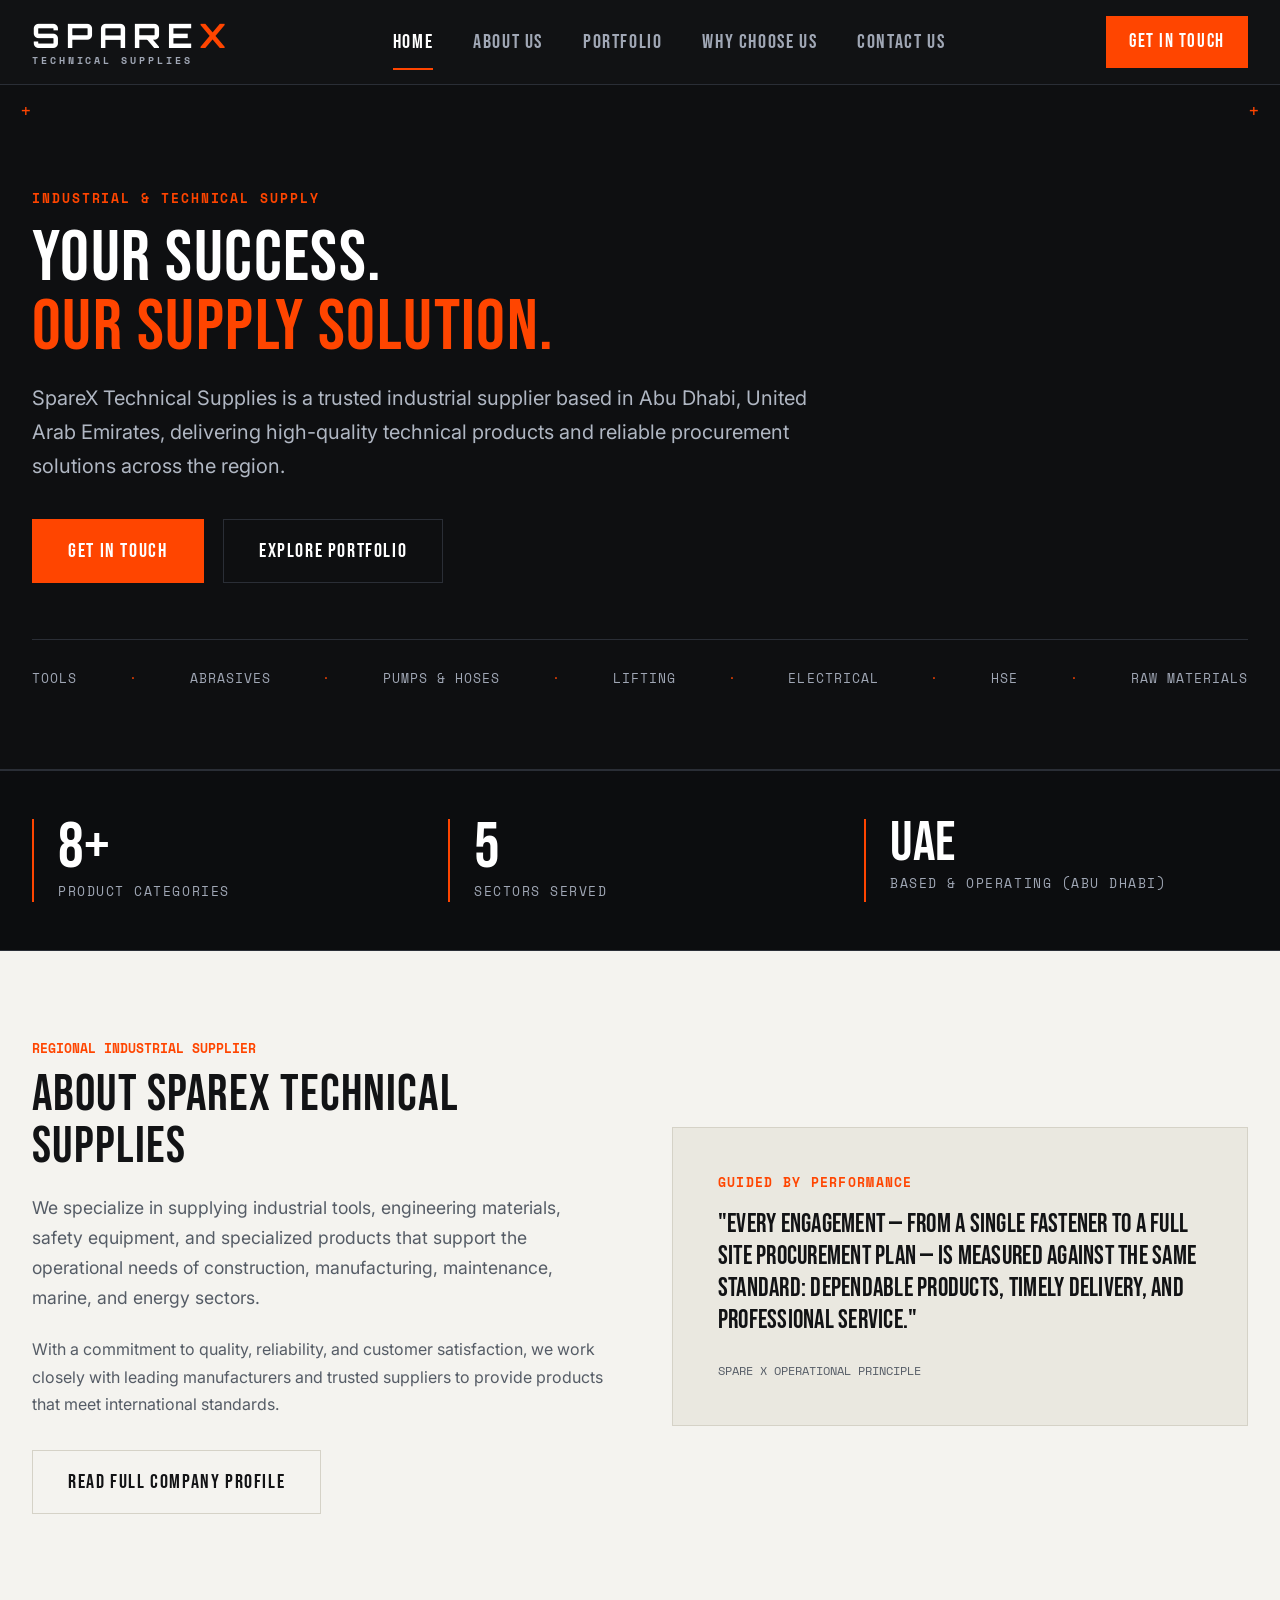
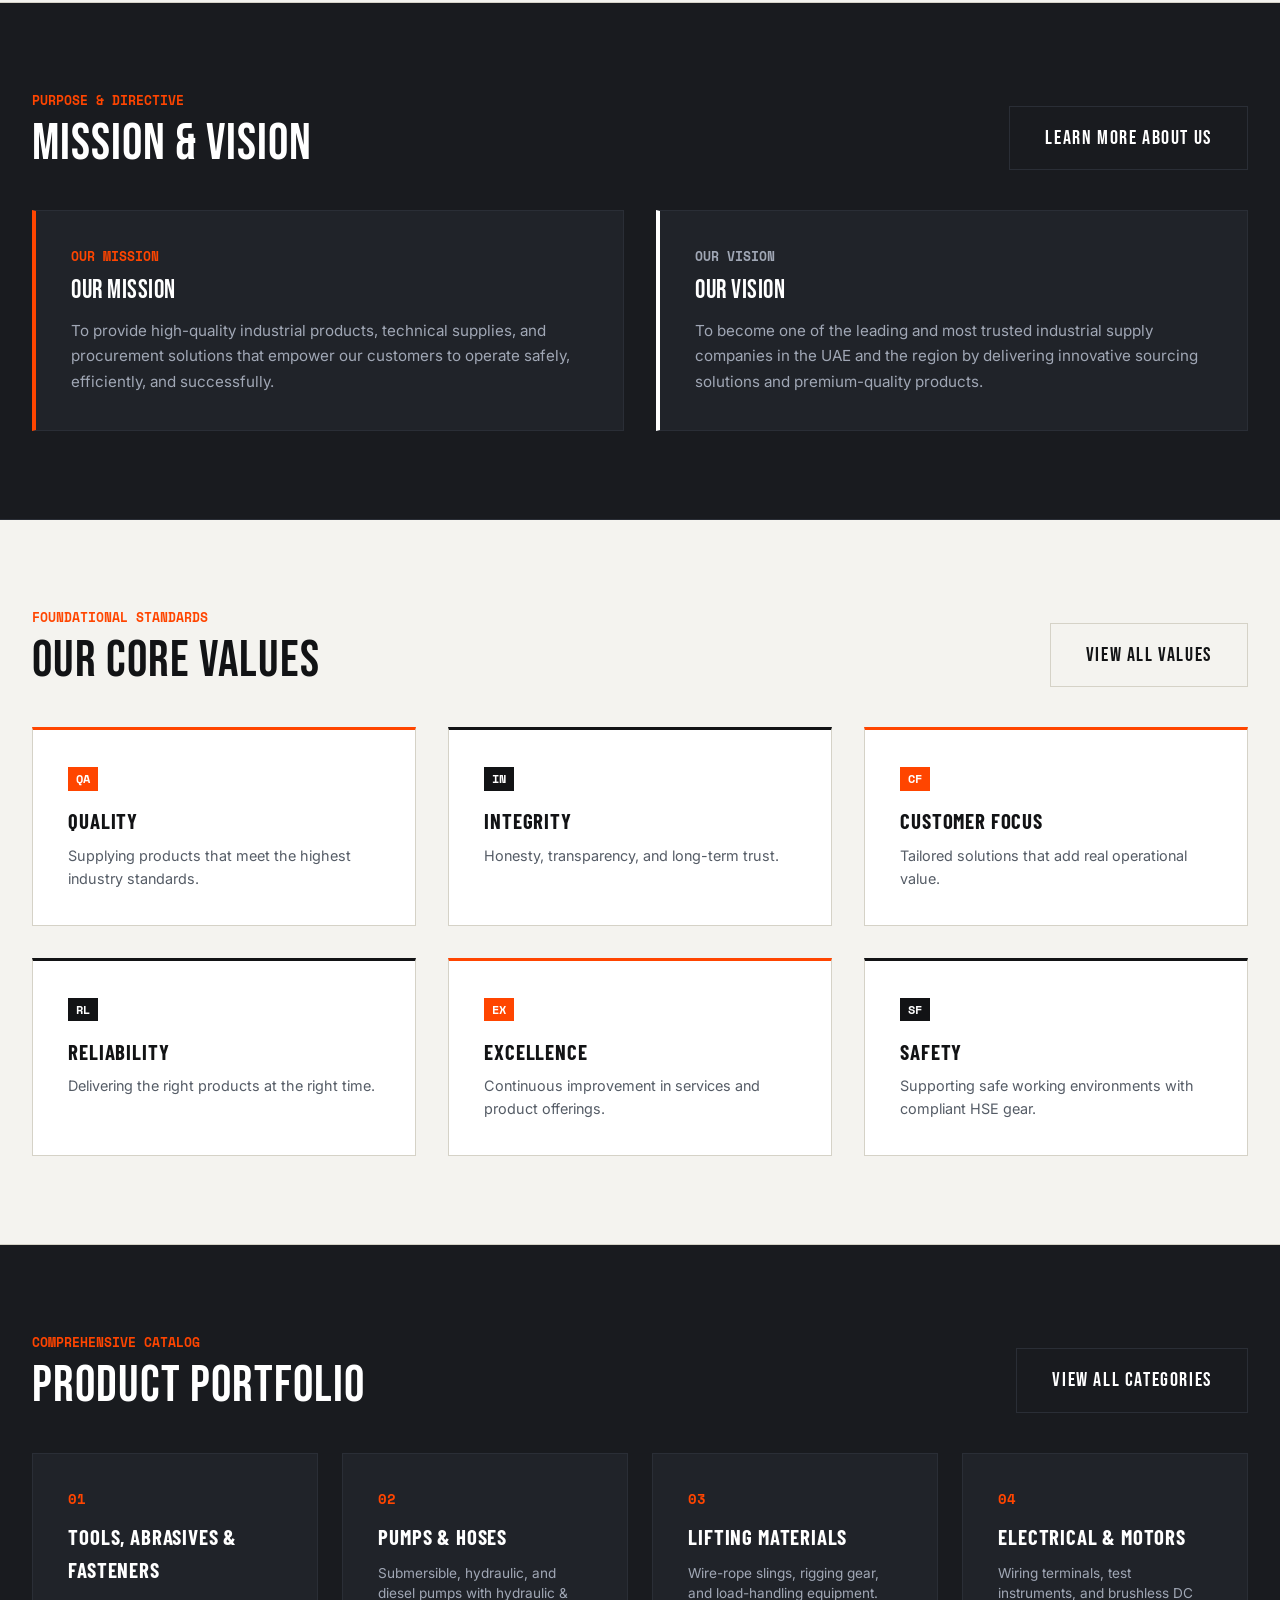
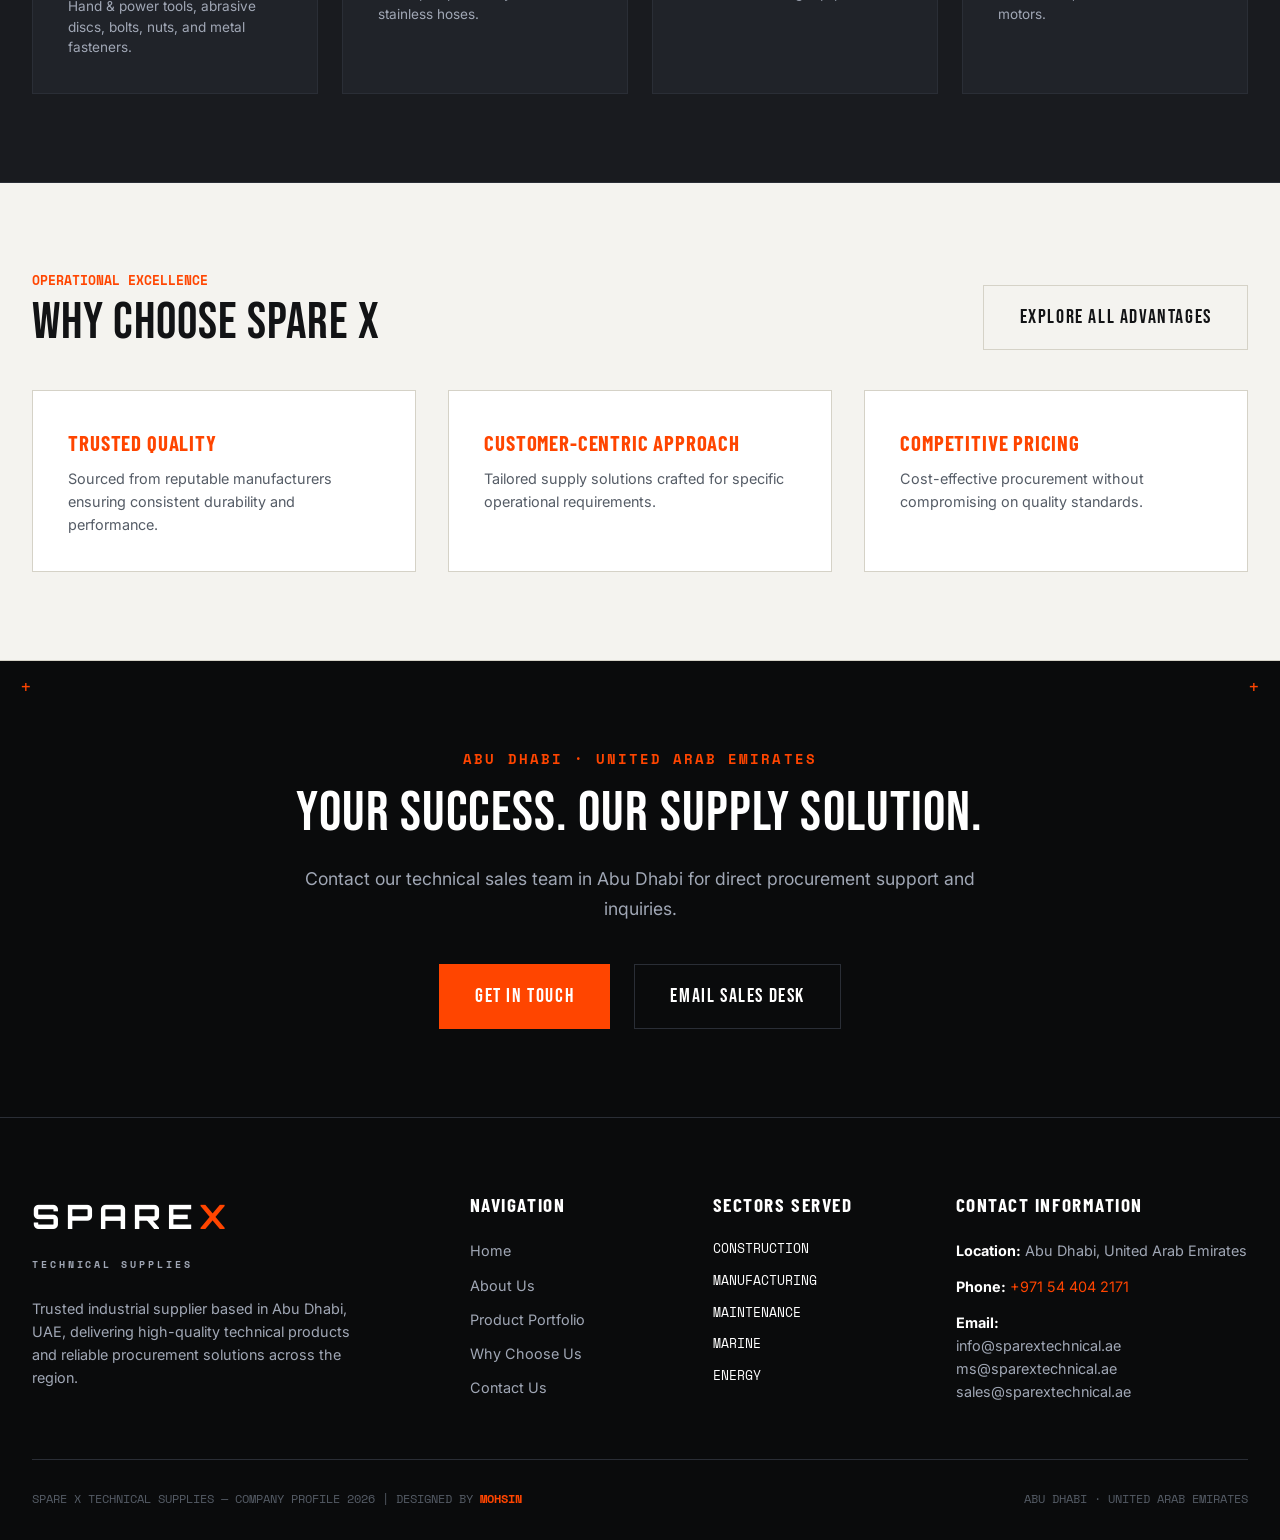
<file: index.html>
<!DOCTYPE html>
<html lang="en">
<head>
  <meta charset="UTF-8">
  <meta name="viewport" content="width=device-width, initial-scale=1.0">
  <title>Spare X Technical Supplies — Abu Dhabi, UAE | Industrial Procurement Solutions</title>
  <link rel="icon" type="image/svg+xml" href="favicon.svg">
  <link rel="stylesheet" href="styles.css">
</head>
<body>

  <!-- Main Site Navigation Header (Top-most, Clean) -->
  <header class="site-header">
    <div class="container">
      <a href="index.html" class="brand-logo">
        <div class="brand-logo-main">SPARE<span class="x-mark">X</span></div>
        <div class="brand-logo-sub">TECHNICAL SUPPLIES</div>
      </a>

      <nav class="nav-menu" id="navMenu">
        <a href="index.html" class="nav-link active">HOME</a>
        <a href="about.html" class="nav-link">ABOUT US</a>
        <a href="portfolio.html" class="nav-link">PORTFOLIO</a>
        <a href="why-us.html" class="nav-link">WHY CHOOSE US</a>
        <a href="contact.html" class="nav-link">CONTACT US</a>
      </nav>

      <div style="display: flex; align-items: center; gap: 1rem;">
        <a href="contact.html" class="nav-cta">GET IN TOUCH</a>
        <div class="mobile-toggle" id="mobileToggle">
          <span></span><span></span><span></span>
        </div>
      </div>
    </div>
  </header>

  <!-- HERO SECTION (Dark Technical Theme - PDF Page 1) -->
  <section class="section section-dark technical-corner technical-corner--top-left technical-corner--top-right" style="padding: 6.5rem 0 5rem; background-color: #0E0F11;">
    <div class="container">
      <div style="max-width: 900px;">
        <div style="font-family: var(--font-mono); font-size: 0.8rem; color: var(--orange); letter-spacing: 0.15em; font-weight: 700; margin-bottom: 1rem; text-transform: uppercase;">
          INDUSTRIAL & TECHNICAL SUPPLY
        </div>
        <h1 class="heading-xl">
          YOUR SUCCESS.<br>
          <span style="color: var(--orange);">OUR SUPPLY SOLUTION.</span>
        </h1>
        <p class="lead-text" style="font-size: 1.25rem; margin-bottom: 2.2rem; color: #B0B7C3; max-width: 780px;">
          SpareX Technical Supplies is a trusted industrial supplier based in Abu Dhabi, United Arab Emirates, delivering high-quality technical products and reliable procurement solutions across the region.
        </p>
        
        <div style="display: flex; gap: 1.2rem; flex-wrap: wrap; margin-bottom: 3.5rem;">
          <a href="contact.html" class="btn-primary">GET IN TOUCH</a>
          <a href="portfolio.html" class="btn-secondary-dark">EXPLORE PORTFOLIO</a>
        </div>
      </div>

      <!-- Quick Category Scope Banner -->
      <div style="border-top: 1px solid var(--border-dark); padding-top: 1.8rem; display: flex; flex-wrap: wrap; gap: 1.5rem; align-items: center; justify-content: space-between; font-family: var(--font-mono); font-size: 0.8rem; color: var(--text-gray-light); text-transform: uppercase; letter-spacing: 0.08em;">
        <span>TOOLS</span>
        <span style="color: var(--orange);">·</span>
        <span>ABRASIVES</span>
        <span style="color: var(--orange);">·</span>
        <span>PUMPS & HOSES</span>
        <span style="color: var(--orange);">·</span>
        <span>LIFTING</span>
        <span style="color: var(--orange);">·</span>
        <span>ELECTRICAL</span>
        <span style="color: var(--orange);">·</span>
        <span>HSE</span>
        <span style="color: var(--orange);">·</span>
        <span>RAW MATERIALS</span>
      </div>
    </div>
  </section>

  <!-- KEY METRICS STRIP -->
  <div class="metrics-strip">
    <div class="container">
      <div class="metrics-grid">
        <div class="metric-item">
          <div class="metric-number" data-count="8" data-suffix="+">8+</div>
          <div class="metric-label">Product Categories</div>
        </div>
        <div class="metric-item">
          <div class="metric-number" data-count="5" data-suffix="">5</div>
          <div class="metric-label">Sectors Served</div>
        </div>
        <div class="metric-item">
          <div class="metric-number" style="font-size: 3.5rem;">UAE</div>
          <div class="metric-label">Based & Operating (Abu Dhabi)</div>
        </div>
      </div>
    </div>
  </div>

  <!-- SECTION 01 OVERVIEW: ABOUT US (Light Off-White Canvas Theme - PDF Page 2) -->
  <section class="section section-light">
    <div class="container">
      <div class="grid-2" style="align-items: center; gap: 4rem;">
        <div>
          <div style="font-family: var(--font-mono); font-size: 0.8rem; color: var(--orange); font-weight: 700; text-transform: uppercase; margin-bottom: 0.6rem;">
            REGIONAL INDUSTRIAL SUPPLIER
          </div>
          <h2 class="heading-lg">ABOUT SPAREX TECHNICAL SUPPLIES</h2>
          <p class="lead-text" style="margin-bottom: 1.5rem;">
            We specialize in supplying industrial tools, engineering materials, safety equipment, and specialized products that support the operational needs of construction, manufacturing, maintenance, marine, and energy sectors.
          </p>
          <p style="color: var(--text-gray-dark); margin-bottom: 2rem; line-height: 1.7;">
            With a commitment to quality, reliability, and customer satisfaction, we work closely with leading manufacturers and trusted suppliers to provide products that meet international standards.
          </p>
          <a href="about.html" class="btn-secondary-light">READ FULL COMPANY PROFILE</a>
        </div>

        <div style="background-color: var(--bg-light-surface); border: 1px solid var(--border-light); padding: 2.8rem; position: relative;">
          <div style="font-family: var(--font-mono); font-size: 0.8rem; color: var(--orange); text-transform: uppercase; letter-spacing: 0.1em; margin-bottom: 1rem; font-weight: 700;">
            GUIDED BY PERFORMANCE
          </div>
          <blockquote style="font-family: var(--font-heading); font-size: 1.6rem; font-weight: 400; line-height: 1.25; color: var(--text-dark); margin-bottom: 1.5rem; letter-spacing: 0.01em;">
            "Every engagement — from a single fastener to a full site procurement plan — is measured against the same standard: dependable products, timely delivery, and professional service."
          </blockquote>
          <div style="font-family: var(--font-mono); font-size: 0.75rem; color: var(--text-gray-dark); text-transform: uppercase;">
            SPARE X OPERATIONAL PRINCIPLE
          </div>
        </div>
      </div>
    </div>
  </section>

  <!-- SECTION 02 OVERVIEW: MISSION & VISION (Dark Surface Theme - PDF Page 3) -->
  <section class="section section-dark-surface">
    <div class="container">
      <div style="display: flex; justify-content: space-between; align-items: flex-end; margin-bottom: 2.5rem; flex-wrap: wrap; gap: 1.5rem;">
        <div>
          <div style="font-family: var(--font-mono); font-size: 0.8rem; color: var(--orange); font-weight: 700; text-transform: uppercase; margin-bottom: 0.4rem;">
            PURPOSE & DIRECTIVE
          </div>
          <h2 class="heading-lg" style="margin-bottom: 0;">MISSION & VISION</h2>
        </div>
        <a href="about.html" class="btn-secondary-dark">LEARN MORE ABOUT US</a>
      </div>

      <div class="grid-2" style="gap: 2rem;">
        <div class="card-dark" style="border-left: 4px solid var(--orange);">
          <div style="font-family: var(--font-mono); font-size: 0.8rem; color: var(--orange); font-weight: 700; margin-bottom: 0.6rem;">OUR MISSION</div>
          <h3 class="heading-md" style="color: var(--text-white); font-size: 1.6rem;">OUR MISSION</h3>
          <p style="color: var(--text-gray-light); line-height: 1.7; font-size: 0.95rem;">
            To provide high-quality industrial products, technical supplies, and procurement solutions that empower our customers to operate safely, efficiently, and successfully.
          </p>
        </div>

        <div class="card-dark" style="border-left: 4px solid var(--text-white);">
          <div style="font-family: var(--font-mono); font-size: 0.8rem; color: var(--text-gray-light); font-weight: 700; margin-bottom: 0.6rem;">OUR VISION</div>
          <h3 class="heading-md" style="color: var(--text-white); font-size: 1.6rem;">OUR VISION</h3>
          <p style="color: var(--text-gray-light); line-height: 1.7; font-size: 0.95rem;">
            To become one of the leading and most trusted industrial supply companies in the UAE and the region by delivering innovative sourcing solutions and premium-quality products.
          </p>
        </div>
      </div>
    </div>
  </section>

  <!-- SECTION 03 OVERVIEW: OUR CORE VALUES (Light Canvas Theme - PDF Page 4) -->
  <section class="section section-light">
    <div class="container">
      <div style="display: flex; justify-content: space-between; align-items: flex-end; margin-bottom: 2.5rem; flex-wrap: wrap; gap: 1.5rem;">
        <div>
          <div style="font-family: var(--font-mono); font-size: 0.8rem; color: var(--orange); font-weight: 700; text-transform: uppercase; margin-bottom: 0.4rem;">
            FOUNDATIONAL STANDARDS
          </div>
          <h2 class="heading-lg" style="margin-bottom: 0;">OUR CORE VALUES</h2>
        </div>
        <a href="about.html" class="btn-secondary-light">VIEW ALL VALUES</a>
      </div>

      <div class="grid-3">
        <div class="card-light" style="border-top: 3px solid var(--orange);">
          <span style="background-color: var(--orange); color: white; font-family: var(--font-mono); font-size: 0.75rem; font-weight: 700; padding: 0.2rem 0.5rem;">QA</span>
          <h3 class="heading-sm" style="font-size: 1.3rem; margin-top: 0.8rem; margin-bottom: 0.4rem;">QUALITY</h3>
          <p style="color: var(--text-gray-dark); font-size: 0.9rem;">Supplying products that meet the highest industry standards.</p>
        </div>

        <div class="card-light" style="border-top: 3px solid var(--text-dark);">
          <span style="background-color: var(--text-dark); color: white; font-family: var(--font-mono); font-size: 0.75rem; font-weight: 700; padding: 0.2rem 0.5rem;">IN</span>
          <h3 class="heading-sm" style="font-size: 1.3rem; margin-top: 0.8rem; margin-bottom: 0.4rem;">INTEGRITY</h3>
          <p style="color: var(--text-gray-dark); font-size: 0.9rem;">Honesty, transparency, and long-term trust.</p>
        </div>

        <div class="card-light" style="border-top: 3px solid var(--orange);">
          <span style="background-color: var(--orange); color: white; font-family: var(--font-mono); font-size: 0.75rem; font-weight: 700; padding: 0.2rem 0.5rem;">CF</span>
          <h3 class="heading-sm" style="font-size: 1.3rem; margin-top: 0.8rem; margin-bottom: 0.4rem;">CUSTOMER FOCUS</h3>
          <p style="color: var(--text-gray-dark); font-size: 0.9rem;">Tailored solutions that add real operational value.</p>
        </div>

        <div class="card-light" style="border-top: 3px solid var(--text-dark);">
          <span style="background-color: var(--text-dark); color: white; font-family: var(--font-mono); font-size: 0.75rem; font-weight: 700; padding: 0.2rem 0.5rem;">RL</span>
          <h3 class="heading-sm" style="font-size: 1.3rem; margin-top: 0.8rem; margin-bottom: 0.4rem;">RELIABILITY</h3>
          <p style="color: var(--text-gray-dark); font-size: 0.9rem;">Delivering the right products at the right time.</p>
        </div>

        <div class="card-light" style="border-top: 3px solid var(--orange);">
          <span style="background-color: var(--orange); color: white; font-family: var(--font-mono); font-size: 0.75rem; font-weight: 700; padding: 0.2rem 0.5rem;">EX</span>
          <h3 class="heading-sm" style="font-size: 1.3rem; margin-top: 0.8rem; margin-bottom: 0.4rem;">EXCELLENCE</h3>
          <p style="color: var(--text-gray-dark); font-size: 0.9rem;">Continuous improvement in services and product offerings.</p>
        </div>

        <div class="card-light" style="border-top: 3px solid var(--text-dark);">
          <span style="background-color: var(--text-dark); color: white; font-family: var(--font-mono); font-size: 0.75rem; font-weight: 700; padding: 0.2rem 0.5rem;">SF</span>
          <h3 class="heading-sm" style="font-size: 1.3rem; margin-top: 0.8rem; margin-bottom: 0.4rem;">SAFETY</h3>
          <p style="color: var(--text-gray-dark); font-size: 0.9rem;">Supporting safe working environments with compliant HSE gear.</p>
        </div>
      </div>
    </div>
  </section>

  <!-- SECTION 04 OVERVIEW: PRODUCT PORTFOLIO (Dark Surface Theme - PDF Page 5) -->
  <section class="section section-dark-surface">
    <div class="container">
      <div style="display: flex; justify-content: space-between; align-items: flex-end; margin-bottom: 2.5rem; flex-wrap: wrap; gap: 1.5rem;">
        <div>
          <div style="font-family: var(--font-mono); font-size: 0.8rem; color: var(--orange); font-weight: 700; text-transform: uppercase; margin-bottom: 0.4rem;">
            COMPREHENSIVE CATALOG
          </div>
          <h2 class="heading-lg" style="margin-bottom: 0;">PRODUCT PORTFOLIO</h2>
        </div>
        <a href="portfolio.html" class="btn-secondary-dark">VIEW ALL CATEGORIES</a>
      </div>

      <div class="grid-4">
        <div class="card-dark">
          <div style="font-family: var(--font-mono); color: var(--orange); font-weight: 700; margin-bottom: 0.6rem; font-size: 0.85rem;">01</div>
          <h3 class="heading-sm" style="color: var(--text-white); margin-bottom: 0.6rem;">TOOLS, ABRASIVES & FASTENERS</h3>
          <p style="color: var(--text-gray-light); font-size: 0.85rem; line-height: 1.5;">Hand & power tools, abrasive discs, bolts, nuts, and metal fasteners.</p>
        </div>

        <div class="card-dark">
          <div style="font-family: var(--font-mono); color: var(--orange); font-weight: 700; margin-bottom: 0.6rem; font-size: 0.85rem;">02</div>
          <h3 class="heading-sm" style="color: var(--text-white); margin-bottom: 0.6rem;">PUMPS & HOSES</h3>
          <p style="color: var(--text-gray-light); font-size: 0.85rem; line-height: 1.5;">Submersible, hydraulic, and diesel pumps with hydraulic & stainless hoses.</p>
        </div>

        <div class="card-dark">
          <div style="font-family: var(--font-mono); color: var(--orange); font-weight: 700; margin-bottom: 0.6rem; font-size: 0.85rem;">03</div>
          <h3 class="heading-sm" style="color: var(--text-white); margin-bottom: 0.6rem;">LIFTING MATERIALS</h3>
          <p style="color: var(--text-gray-light); font-size: 0.85rem; line-height: 1.5;">Wire-rope slings, rigging gear, and load-handling equipment.</p>
        </div>

        <div class="card-dark">
          <div style="font-family: var(--font-mono); color: var(--orange); font-weight: 700; margin-bottom: 0.6rem; font-size: 0.85rem;">04</div>
          <h3 class="heading-sm" style="color: var(--text-white); margin-bottom: 0.6rem;">ELECTRICAL & MOTORS</h3>
          <p style="color: var(--text-gray-light); font-size: 0.85rem; line-height: 1.5;">Wiring terminals, test instruments, and brushless DC motors.</p>
        </div>
      </div>
    </div>
  </section>

  <!-- SECTION 05 OVERVIEW: WHY CHOOSE SPARE X (Light Canvas Theme - PDF Page 6) -->
  <section class="section section-light">
    <div class="container">
      <div style="display: flex; justify-content: space-between; align-items: flex-end; margin-bottom: 2.5rem; flex-wrap: wrap; gap: 1.5rem;">
        <div>
          <div style="font-family: var(--font-mono); font-size: 0.8rem; color: var(--orange); font-weight: 700; text-transform: uppercase; margin-bottom: 0.4rem;">
            OPERATIONAL EXCELLENCE
          </div>
          <h2 class="heading-lg" style="margin-bottom: 0;">WHY CHOOSE SPARE X</h2>
        </div>
        <a href="why-us.html" class="btn-secondary-light">EXPLORE ALL ADVANTAGES</a>
      </div>

      <div class="grid-3">
        <div class="card-light">
          <h3 class="heading-sm" style="color: var(--orange);">TRUSTED QUALITY</h3>
          <p style="color: var(--text-gray-dark); font-size: 0.9rem;">Sourced from reputable manufacturers ensuring consistent durability and performance.</p>
        </div>

        <div class="card-light">
          <h3 class="heading-sm" style="color: var(--orange);">CUSTOMER-CENTRIC APPROACH</h3>
          <p style="color: var(--text-gray-dark); font-size: 0.9rem;">Tailored supply solutions crafted for specific operational requirements.</p>
        </div>

        <div class="card-light">
          <h3 class="heading-sm" style="color: var(--orange);">COMPETITIVE PRICING</h3>
          <p style="color: var(--text-gray-dark); font-size: 0.9rem;">Cost-effective procurement without compromising on quality standards.</p>
        </div>
      </div>
    </div>
  </section>

  <!-- CLOSING SECTION & CTA (Dark Industrial Banner - PDF Page 7) -->
  <section class="section section-dark technical-corner technical-corner--top-left technical-corner--top-right" style="background-color: #0A0B0C; padding: 5.5rem 0; border-bottom: none;">
    <div class="container" style="text-align: center;">
      <div style="font-family: var(--font-mono); font-size: 0.85rem; color: var(--orange); letter-spacing: 0.15em; font-weight: 700; margin-bottom: 1rem; text-transform: uppercase;">
        ABU DHABI · UNITED ARAB EMIRATES
      </div>
      <h2 class="heading-xl" style="font-size: 3.5rem; margin-bottom: 1.5rem;">
        YOUR SUCCESS. OUR SUPPLY SOLUTION.
      </h2>
      <p class="lead-text" style="margin: 0 auto 2.5rem; max-width: 700px; color: var(--text-gray-light);">
        Contact our technical sales team in Abu Dhabi for direct procurement support and inquiries.
      </p>
      <div style="display: flex; justify-content: center; gap: 1.5rem; flex-wrap: wrap;">
        <a href="contact.html" class="btn-primary">GET IN TOUCH</a>
        <a href="mailto:sales@sparextechnical.ae" class="btn-secondary-dark">EMAIL SALES DESK</a>
      </div>
    </div>
  </section>

  <!-- MAIN FOOTER -->
  <footer class="site-footer">
    <div class="container">
      <div class="footer-top">
        <div>
          <div class="brand-logo-main" style="margin-bottom: 0.8rem;">SPARE<span class="x-mark">X</span></div>
          <div class="brand-logo-sub" style="margin-bottom: 1.5rem;">TECHNICAL SUPPLIES</div>
          <p style="color: var(--text-gray-light); font-size: 0.9rem; max-width: 340px; line-height: 1.6;">
            Trusted industrial supplier based in Abu Dhabi, UAE, delivering high-quality technical products and reliable procurement solutions across the region.
          </p>
        </div>

        <div>
          <h4 class="footer-title">NAVIGATION</h4>
          <ul class="footer-links">
            <li><a href="index.html">Home</a></li>
            <li><a href="about.html">About Us</a></li>
            <li><a href="portfolio.html">Product Portfolio</a></li>
            <li><a href="why-us.html">Why Choose Us</a></li>
            <li><a href="contact.html">Contact Us</a></li>
          </ul>
        </div>

        <div>
          <h4 class="footer-title">SECTORS SERVED</h4>
          <ul class="footer-links" style="font-family: var(--font-mono); font-size: 0.8rem;">
            <li>CONSTRUCTION</li>
            <li>MANUFACTURING</li>
            <li>MAINTENANCE</li>
            <li>MARINE</li>
            <li>ENERGY</li>
          </ul>
        </div>

        <div>
          <h4 class="footer-title">CONTACT INFORMATION</h4>
          <div style="display: flex; flex-direction: column; gap: 0.8rem; font-size: 0.9rem; color: var(--text-gray-light);">
            <p><strong style="color: var(--text-white);">Location:</strong> Abu Dhabi, United Arab Emirates</p>
            <p><strong style="color: var(--text-white);">Phone:</strong> <a href="tel:+971544042171" style="color: var(--orange);">+971 54 404 2171</a></p>
            <p><strong style="color: var(--text-white);">Email:</strong><br>
              <a href="mailto:info@sparextechnical.ae">info@sparextechnical.ae</a><br>
              <a href="mailto:ms@sparextechnical.ae">ms@sparextechnical.ae</a><br>
              <a href="mailto:sales@sparextechnical.ae">sales@sparextechnical.ae</a>
            </p>
          </div>
        </div>
      </div>

      <div class="footer-bottom">
        <div>SPARE X TECHNICAL SUPPLIES — COMPANY PROFILE 2026 | Designed by <a href="https://wa.me/923014365045?text=I%20am%20coming%20from%20Sparex%20website%2C%20I%20need%20to..." target="_blank" style="color: var(--orange); font-weight: 700;">Mohsin</a></div>
        <div>ABU DHABI · UNITED ARAB EMIRATES</div>
      </div>
    </div>
  </footer>

  <script src="main.js"></script>
</body>
</html>
</file>
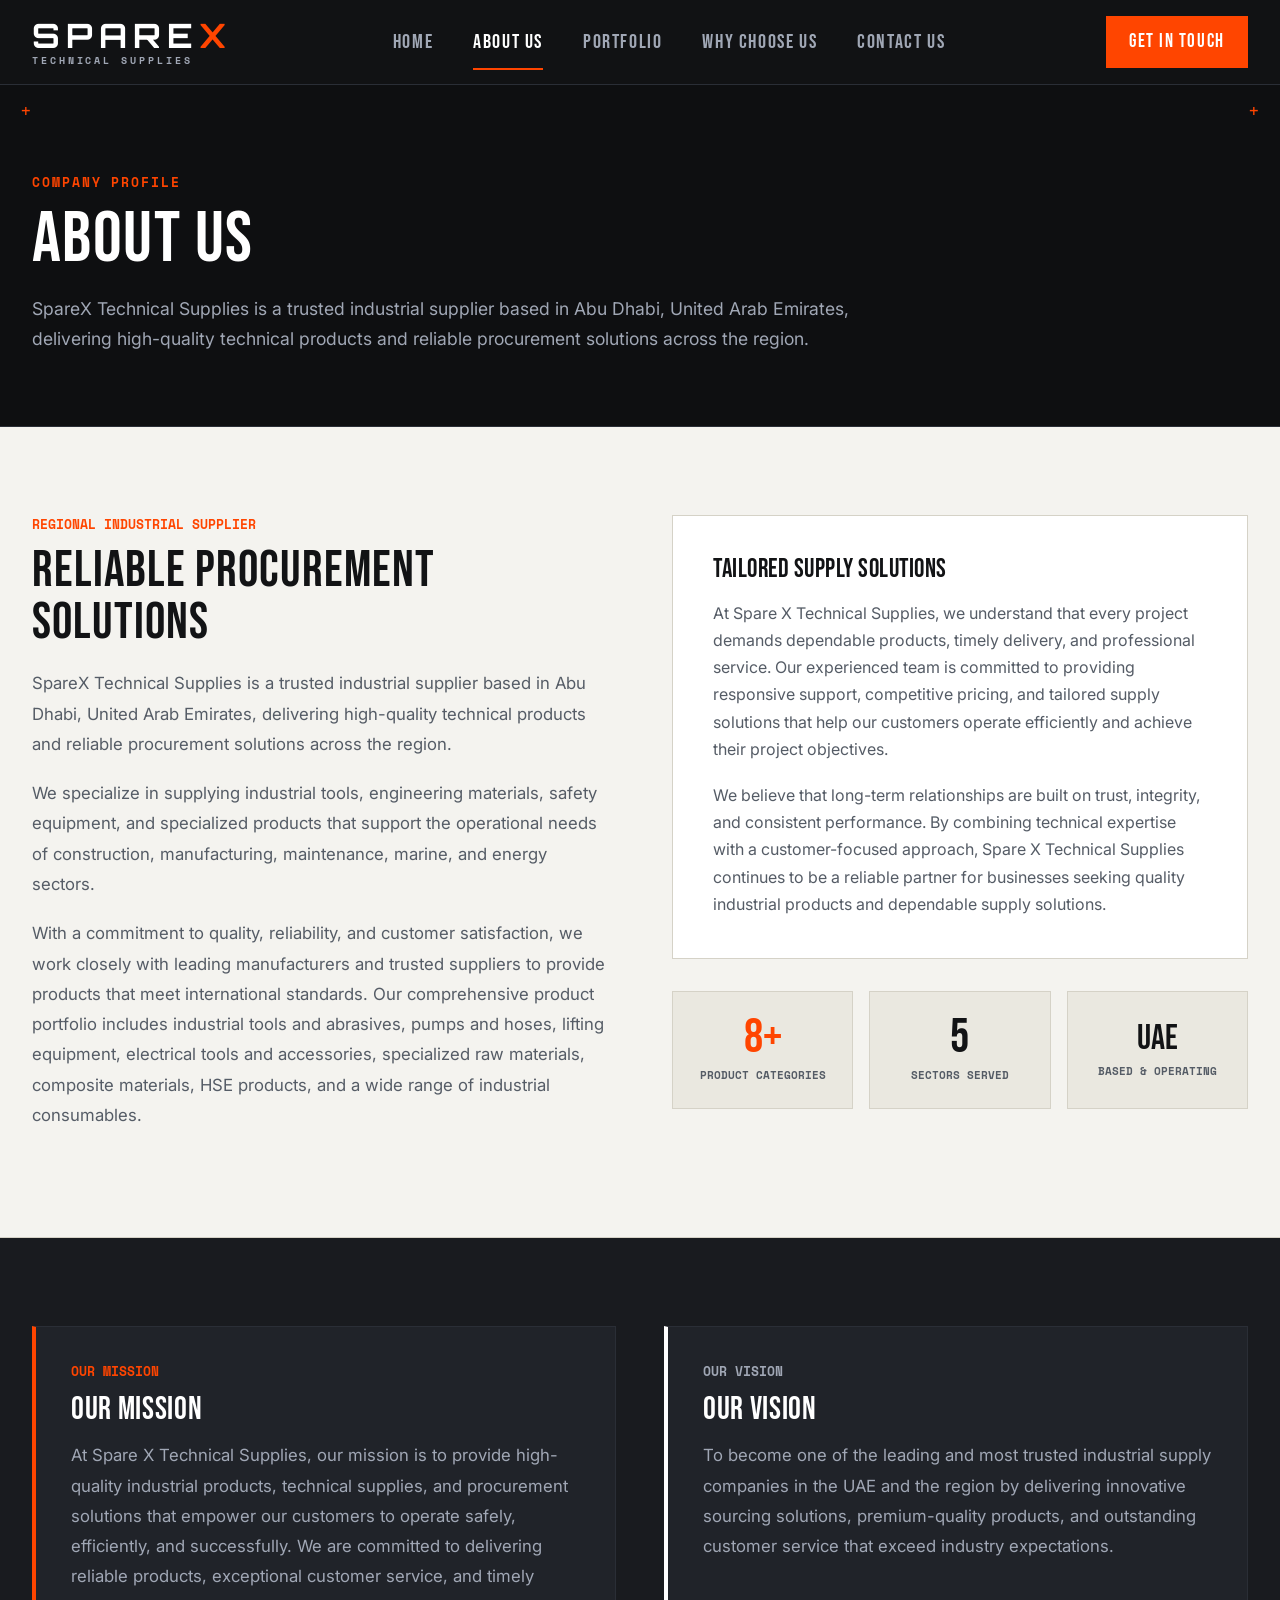
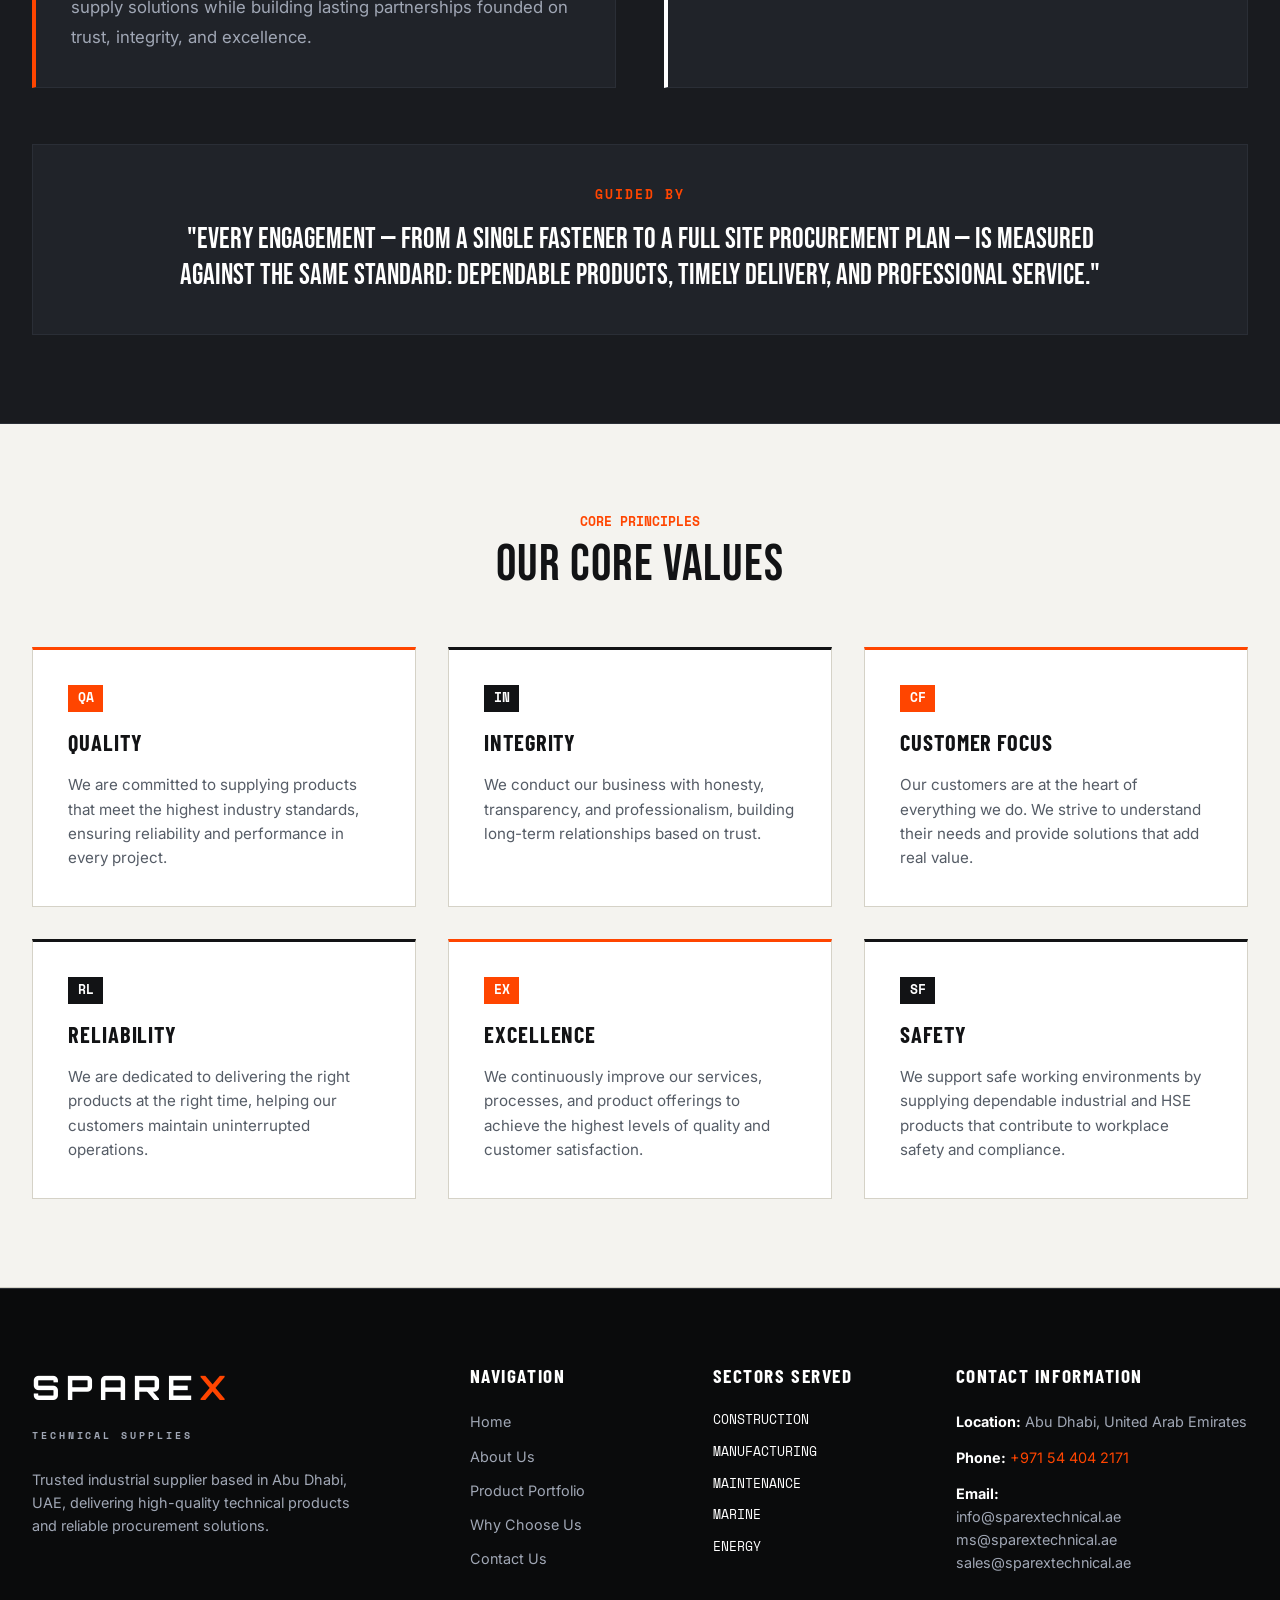
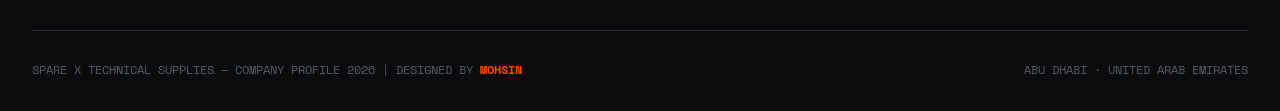
<file: about.html>
<!DOCTYPE html>
<html lang="en">
<head>
  <meta charset="UTF-8">
  <meta name="viewport" content="width=device-width, initial-scale=1.0">
  <title>About Us — Spare X Technical Supplies | Abu Dhabi, UAE</title>
  <link rel="icon" type="image/svg+xml" href="favicon.svg">
  <link rel="stylesheet" href="styles.css">
</head>
<body>

  <!-- Main Navigation Header -->
  <header class="site-header">
    <div class="container">
      <a href="index.html" class="brand-logo">
        <div class="brand-logo-main">SPARE<span class="x-mark">X</span></div>
        <div class="brand-logo-sub">TECHNICAL SUPPLIES</div>
      </a>

      <nav class="nav-menu" id="navMenu">
        <a href="index.html" class="nav-link">HOME</a>
        <a href="about.html" class="nav-link active">ABOUT US</a>
        <a href="portfolio.html" class="nav-link">PORTFOLIO</a>
        <a href="why-us.html" class="nav-link">WHY CHOOSE US</a>
        <a href="contact.html" class="nav-link">CONTACT US</a>
      </nav>

      <div style="display: flex; align-items: center; gap: 1rem;">
        <a href="contact.html" class="nav-cta">GET IN TOUCH</a>
        <div class="mobile-toggle" id="mobileToggle">
          <span></span><span></span><span></span>
        </div>
      </div>
    </div>
  </header>

  <!-- PAGE HEADER (Dark Technical Banner) -->
  <section class="section section-dark technical-corner technical-corner--top-left technical-corner--top-right" style="padding: 5.5rem 0 4.5rem; background-color: #0E0F11;">
    <div class="container">
      <div style="font-family: var(--font-mono); font-size: 0.8rem; color: var(--orange); letter-spacing: 0.15em; font-weight: 700; margin-bottom: 0.8rem; text-transform: uppercase;">
        COMPANY PROFILE
      </div>
      <h1 class="heading-xl">ABOUT US</h1>
      <p class="lead-text" style="color: var(--text-gray-light); max-width: 850px;">
        SpareX Technical Supplies is a trusted industrial supplier based in Abu Dhabi, United Arab Emirates, delivering high-quality technical products and reliable procurement solutions across the region.
      </p>
    </div>
  </section>

  <!-- DETAILED COMPANY PROFILE (Off-White Light Canvas - Full PDF page 2) -->
  <section class="section section-light">
    <div class="container">
      <div class="grid-2" style="gap: 4rem; align-items: flex-start;">
        <div>
          <div style="font-family: var(--font-mono); font-size: 0.8rem; color: var(--orange); font-weight: 700; text-transform: uppercase; margin-bottom: 0.6rem;">
            REGIONAL INDUSTRIAL SUPPLIER
          </div>
          <h2 class="heading-lg">RELIABLE PROCUREMENT SOLUTIONS</h2>
          
          <p style="color: var(--text-gray-dark); margin-bottom: 1.2rem; line-height: 1.8; font-size: 1.05rem;">
            SpareX Technical Supplies is a trusted industrial supplier based in Abu Dhabi, United Arab Emirates, delivering high-quality technical products and reliable procurement solutions across the region.
          </p>
          <p style="color: var(--text-gray-dark); margin-bottom: 1.2rem; line-height: 1.8; font-size: 1.05rem;">
            We specialize in supplying industrial tools, engineering materials, safety equipment, and specialized products that support the operational needs of construction, manufacturing, maintenance, marine, and energy sectors.
          </p>
          <p style="color: var(--text-gray-dark); margin-bottom: 1.2rem; line-height: 1.8; font-size: 1.05rem;">
            With a commitment to quality, reliability, and customer satisfaction, we work closely with leading manufacturers and trusted suppliers to provide products that meet international standards. Our comprehensive product portfolio includes industrial tools and abrasives, pumps and hoses, lifting equipment, electrical tools and accessories, specialized raw materials, composite materials, HSE products, and a wide range of industrial consumables.
          </p>
        </div>

        <div>
          <div style="background-color: var(--bg-light-card); border: 1px solid var(--border-light); padding: 2.5rem; margin-bottom: 2rem;">
            <h3 class="heading-md" style="font-size: 1.6rem; margin-bottom: 1rem;">TAILORED SUPPLY SOLUTIONS</h3>
            <p style="color: var(--text-gray-dark); line-height: 1.7; margin-bottom: 1.2rem;">
              At Spare X Technical Supplies, we understand that every project demands dependable products, timely delivery, and professional service. Our experienced team is committed to providing responsive support, competitive pricing, and tailored supply solutions that help our customers operate efficiently and achieve their project objectives.
            </p>
            <p style="color: var(--text-gray-dark); line-height: 1.7;">
              We believe that long-term relationships are built on trust, integrity, and consistent performance. By combining technical expertise with a customer-focused approach, Spare X Technical Supplies continues to be a reliable partner for businesses seeking quality industrial products and dependable supply solutions.
            </p>
          </div>

          <div class="metrics-mini-grid">
            <div style="background-color: var(--bg-light-surface); border: 1px solid var(--border-light); padding: 1.5rem 1rem;">
              <div style="font-family: var(--font-heading); font-size: 3rem; color: var(--orange); line-height: 0.9;">8+</div>
              <div style="font-family: var(--font-mono); font-size: 0.7rem; color: var(--text-gray-dark); font-weight: 700; margin-top: 0.4rem;">PRODUCT CATEGORIES</div>
            </div>
            <div style="background-color: var(--bg-light-surface); border: 1px solid var(--border-light); padding: 1.5rem 1rem;">
              <div style="font-family: var(--font-heading); font-size: 3rem; color: var(--text-dark); line-height: 0.9;">5</div>
              <div style="font-family: var(--font-mono); font-size: 0.7rem; color: var(--text-gray-dark); font-weight: 700; margin-top: 0.4rem;">SECTORS SERVED</div>
            </div>
            <div style="background-color: var(--bg-light-surface); border: 1px solid var(--border-light); padding: 1.5rem 1rem;">
              <div style="font-family: var(--font-heading); font-size: 2.2rem; color: var(--text-dark); line-height: 1; margin-top: 0.3rem;">UAE</div>
              <div style="font-family: var(--font-mono); font-size: 0.7rem; color: var(--text-gray-dark); font-weight: 700; margin-top: 0.4rem;">BASED & OPERATING</div>
            </div>
          </div>
        </div>
      </div>
    </div>
  </section>

  <!-- MISSION & VISION SECTION (Dark Surface Canvas - PDF Page 3) -->
  <section class="section section-dark-surface">
    <div class="container">
      <div class="grid-2" style="gap: 3rem;">
        <!-- Mission -->
        <div class="card-dark" style="border-left: 4px solid var(--orange);">
          <div style="font-family: var(--font-mono); font-size: 0.8rem; color: var(--orange); font-weight: 700; text-transform: uppercase; margin-bottom: 0.6rem;">
            OUR MISSION
          </div>
          <h3 class="heading-md" style="color: var(--text-white);">OUR MISSION</h3>
          <p style="color: var(--text-gray-light); line-height: 1.8; font-size: 1.05rem;">
            At Spare X Technical Supplies, our mission is to provide high-quality industrial products, technical supplies, and procurement solutions that empower our customers to operate safely, efficiently, and successfully. We are committed to delivering reliable products, exceptional customer service, and timely supply solutions while building lasting partnerships founded on trust, integrity, and excellence.
          </p>
        </div>

        <!-- Vision -->
        <div class="card-dark" style="border-left: 4px solid var(--text-white);">
          <div style="font-family: var(--font-mono); font-size: 0.8rem; color: var(--text-gray-light); font-weight: 700; text-transform: uppercase; margin-bottom: 0.6rem;">
            OUR VISION
          </div>
          <h3 class="heading-md" style="color: var(--text-white);">OUR VISION</h3>
          <p style="color: var(--text-gray-light); line-height: 1.8; font-size: 1.05rem;">
            To become one of the leading and most trusted industrial supply companies in the UAE and the region by delivering innovative sourcing solutions, premium-quality products, and outstanding customer service that exceed industry expectations.
          </p>
        </div>
      </div>

      <!-- Guided By Callout -->
      <div style="margin-top: 3.5rem; background-color: var(--bg-dark-card); border: 1px solid var(--border-dark); padding: 2.5rem; text-align: center;">
        <div style="font-family: var(--font-mono); font-size: 0.8rem; color: var(--orange); text-transform: uppercase; letter-spacing: 0.15em; font-weight: 700; margin-bottom: 1rem;">
          GUIDED BY
        </div>
        <p style="font-family: var(--font-heading); font-size: 1.8rem; font-weight: 400; color: var(--text-white); max-width: 950px; margin: 0 auto; line-height: 1.25;">
          "Every engagement — from a single fastener to a full site procurement plan — is measured against the same standard: dependable products, timely delivery, and professional service."
        </p>
      </div>
    </div>
  </section>

  <!-- OUR CORE VALUES (Light Off-White Canvas - PDF Page 4) -->
  <section class="section section-light">
    <div class="container">
      <div style="text-align: center; max-width: 800px; margin: 0 auto 3.5rem;">
        <div style="font-family: var(--font-mono); font-size: 0.8rem; color: var(--orange); font-weight: 700; text-transform: uppercase; margin-bottom: 0.4rem;">
          CORE PRINCIPLES
        </div>
        <h2 class="heading-lg">OUR CORE VALUES</h2>
      </div>

      <div class="grid-3">
        <!-- QA -->
        <div class="card-light" style="border-top: 3px solid var(--orange);">
          <div style="display: flex; justify-content: space-between; align-items: center; margin-bottom: 0.8rem;">
            <div style="background-color: var(--orange); color: white; font-family: var(--font-mono); font-size: 0.8rem; font-weight: 700; padding: 0.2rem 0.6rem;">QA</div>
          </div>
          <h3 class="heading-sm" style="font-size: 1.4rem; margin-bottom: 0.8rem;">QUALITY</h3>
          <p style="color: var(--text-gray-dark); font-size: 0.95rem; line-height: 1.6;">
            We are committed to supplying products that meet the highest industry standards, ensuring reliability and performance in every project.
          </p>
        </div>

        <!-- IN -->
        <div class="card-light" style="border-top: 3px solid var(--text-dark);">
          <div style="display: flex; justify-content: space-between; align-items: center; margin-bottom: 0.8rem;">
            <div style="background-color: var(--text-dark); color: white; font-family: var(--font-mono); font-size: 0.8rem; font-weight: 700; padding: 0.2rem 0.6rem;">IN</div>
          </div>
          <h3 class="heading-sm" style="font-size: 1.4rem; margin-bottom: 0.8rem;">INTEGRITY</h3>
          <p style="color: var(--text-gray-dark); font-size: 0.95rem; line-height: 1.6;">
            We conduct our business with honesty, transparency, and professionalism, building long-term relationships based on trust.
          </p>
        </div>

        <!-- CF -->
        <div class="card-light" style="border-top: 3px solid var(--orange);">
          <div style="display: flex; justify-content: space-between; align-items: center; margin-bottom: 0.8rem;">
            <div style="background-color: var(--orange); color: white; font-family: var(--font-mono); font-size: 0.8rem; font-weight: 700; padding: 0.2rem 0.6rem;">CF</div>
          </div>
          <h3 class="heading-sm" style="font-size: 1.4rem; margin-bottom: 0.8rem;">CUSTOMER FOCUS</h3>
          <p style="color: var(--text-gray-dark); font-size: 0.95rem; line-height: 1.6;">
            Our customers are at the heart of everything we do. We strive to understand their needs and provide solutions that add real value.
          </p>
        </div>

        <!-- RL -->
        <div class="card-light" style="border-top: 3px solid var(--text-dark);">
          <div style="display: flex; justify-content: space-between; align-items: center; margin-bottom: 0.8rem;">
            <div style="background-color: var(--text-dark); color: white; font-family: var(--font-mono); font-size: 0.8rem; font-weight: 700; padding: 0.2rem 0.6rem;">RL</div>
          </div>
          <h3 class="heading-sm" style="font-size: 1.4rem; margin-bottom: 0.8rem;">RELIABILITY</h3>
          <p style="color: var(--text-gray-dark); font-size: 0.95rem; line-height: 1.6;">
            We are dedicated to delivering the right products at the right time, helping our customers maintain uninterrupted operations.
          </p>
        </div>

        <!-- EX -->
        <div class="card-light" style="border-top: 3px solid var(--orange);">
          <div style="display: flex; justify-content: space-between; align-items: center; margin-bottom: 0.8rem;">
            <div style="background-color: var(--orange); color: white; font-family: var(--font-mono); font-size: 0.8rem; font-weight: 700; padding: 0.2rem 0.6rem;">EX</div>
          </div>
          <h3 class="heading-sm" style="font-size: 1.4rem; margin-bottom: 0.8rem;">EXCELLENCE</h3>
          <p style="color: var(--text-gray-dark); font-size: 0.95rem; line-height: 1.6;">
            We continuously improve our services, processes, and product offerings to achieve the highest levels of quality and customer satisfaction.
          </p>
        </div>

        <!-- SF -->
        <div class="card-light" style="border-top: 3px solid var(--text-dark);">
          <div style="display: flex; justify-content: space-between; align-items: center; margin-bottom: 0.8rem;">
            <div style="background-color: var(--text-dark); color: white; font-family: var(--font-mono); font-size: 0.8rem; font-weight: 700; padding: 0.2rem 0.6rem;">SF</div>
          </div>
          <h3 class="heading-sm" style="font-size: 1.4rem; margin-bottom: 0.8rem;">SAFETY</h3>
          <p style="color: var(--text-gray-dark); font-size: 0.95rem; line-height: 1.6;">
            We support safe working environments by supplying dependable industrial and HSE products that contribute to workplace safety and compliance.
          </p>
        </div>
      </div>
    </div>
  </section>

  <!-- MAIN FOOTER -->
  <footer class="site-footer">
    <div class="container">
      <div class="footer-top">
        <div>
          <div class="brand-logo-main" style="margin-bottom: 0.8rem;">SPARE<span class="x-mark">X</span></div>
          <div class="brand-logo-sub" style="margin-bottom: 1.5rem;">TECHNICAL SUPPLIES</div>
          <p style="color: var(--text-gray-light); font-size: 0.9rem; max-width: 340px; line-height: 1.6;">
            Trusted industrial supplier based in Abu Dhabi, UAE, delivering high-quality technical products and reliable procurement solutions.
          </p>
        </div>

        <div>
          <h4 class="footer-title">NAVIGATION</h4>
          <ul class="footer-links">
            <li><a href="index.html">Home</a></li>
            <li><a href="about.html">About Us</a></li>
            <li><a href="portfolio.html">Product Portfolio</a></li>
            <li><a href="why-us.html">Why Choose Us</a></li>
            <li><a href="contact.html">Contact Us</a></li>
          </ul>
        </div>

        <div>
          <h4 class="footer-title">SECTORS SERVED</h4>
          <ul class="footer-links" style="font-family: var(--font-mono); font-size: 0.8rem;">
            <li>CONSTRUCTION</li>
            <li>MANUFACTURING</li>
            <li>MAINTENANCE</li>
            <li>MARINE</li>
            <li>ENERGY</li>
          </ul>
        </div>

        <div>
          <h4 class="footer-title">CONTACT INFORMATION</h4>
          <div style="display: flex; flex-direction: column; gap: 0.8rem; font-size: 0.9rem; color: var(--text-gray-light);">
            <p><strong style="color: var(--text-white);">Location:</strong> Abu Dhabi, United Arab Emirates</p>
            <p><strong style="color: var(--text-white);">Phone:</strong> <a href="tel:+971544042171" style="color: var(--orange);">+971 54 404 2171</a></p>
            <p><strong style="color: var(--text-white);">Email:</strong><br>
              <a href="mailto:info@sparextechnical.ae">info@sparextechnical.ae</a><br>
              <a href="mailto:ms@sparextechnical.ae">ms@sparextechnical.ae</a><br>
              <a href="mailto:sales@sparextechnical.ae">sales@sparextechnical.ae</a>
            </p>
          </div>
        </div>
      </div>

      <div class="footer-bottom">
        <div>SPARE X TECHNICAL SUPPLIES — COMPANY PROFILE 2026 | Designed by <a href="https://wa.me/923014365045?text=I%20am%20coming%20from%20Sparex%20website%2C%20I%20need%20to..." target="_blank" style="color: var(--orange); font-weight: 700;">Mohsin</a></div>
        <div>ABU DHABI · UNITED ARAB EMIRATES</div>
      </div>
    </div>
  </footer>

  <script src="main.js"></script>
</body>
</html>
</file>
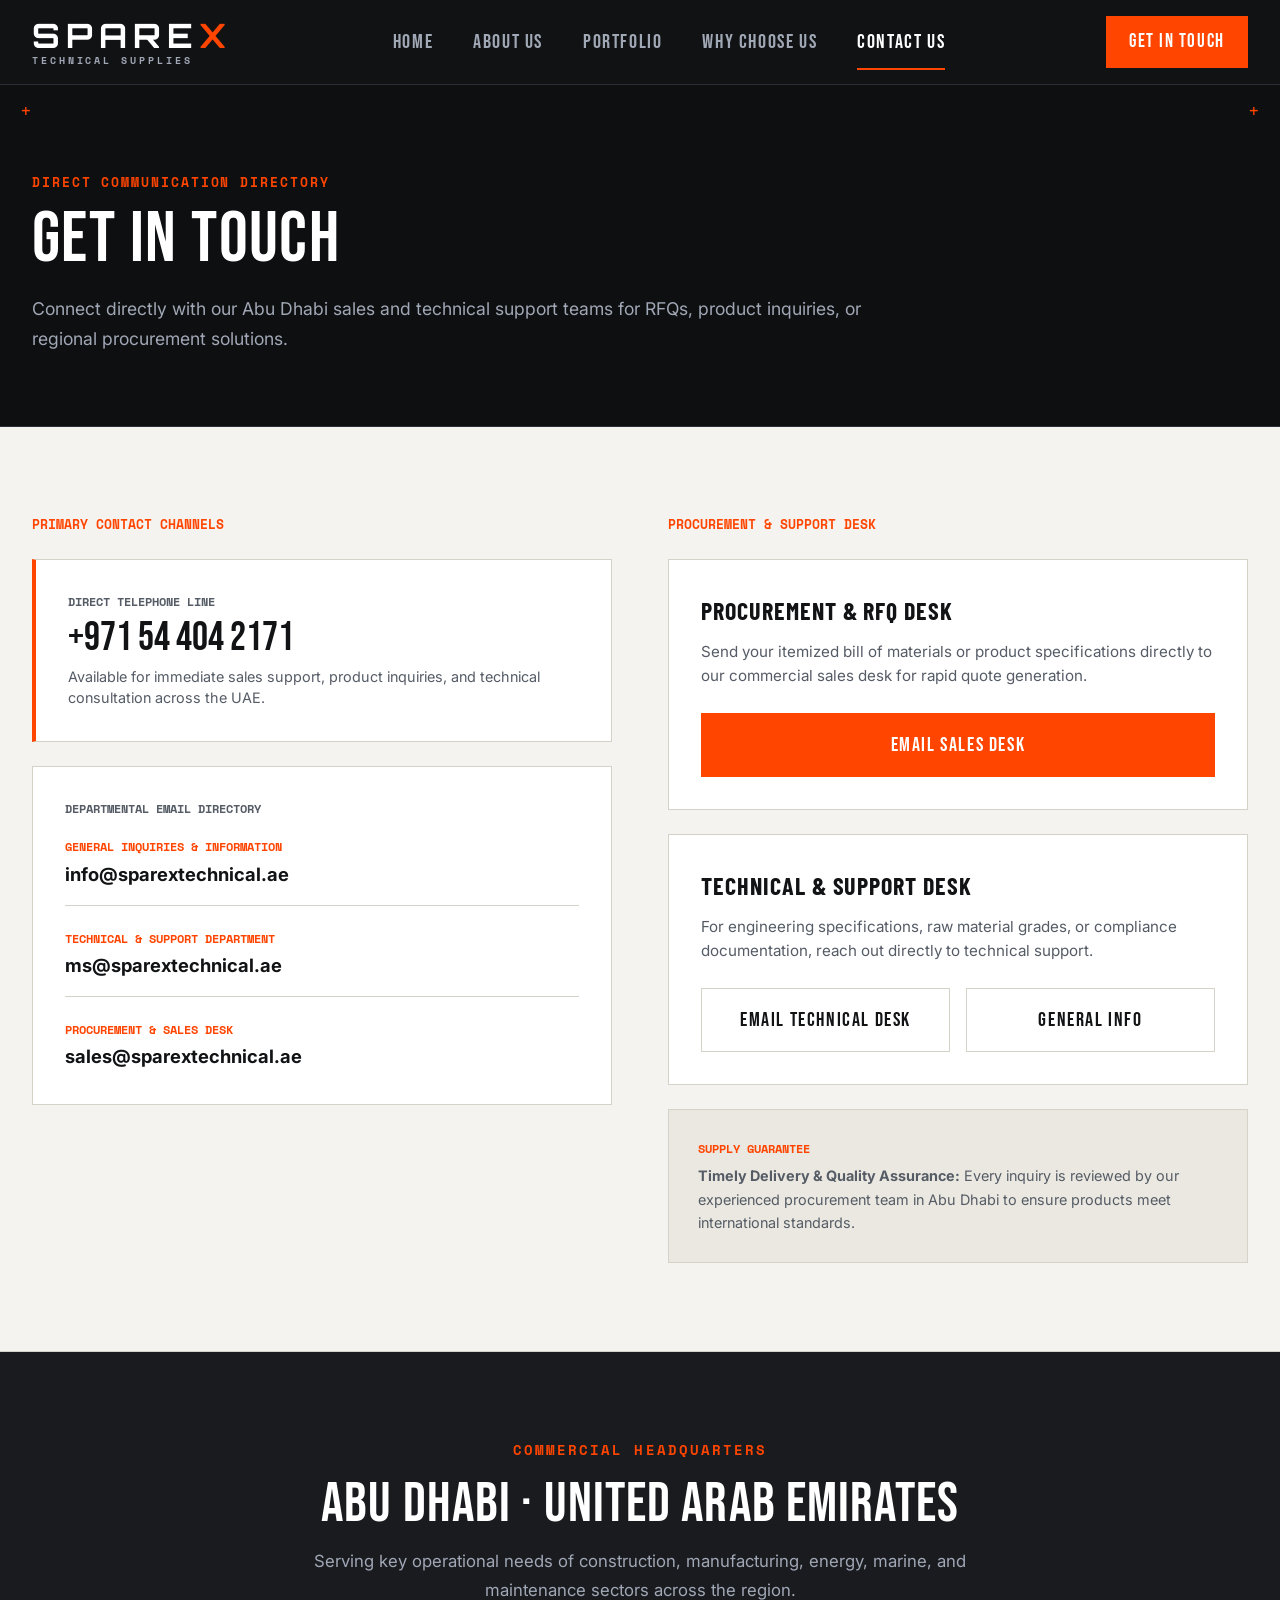
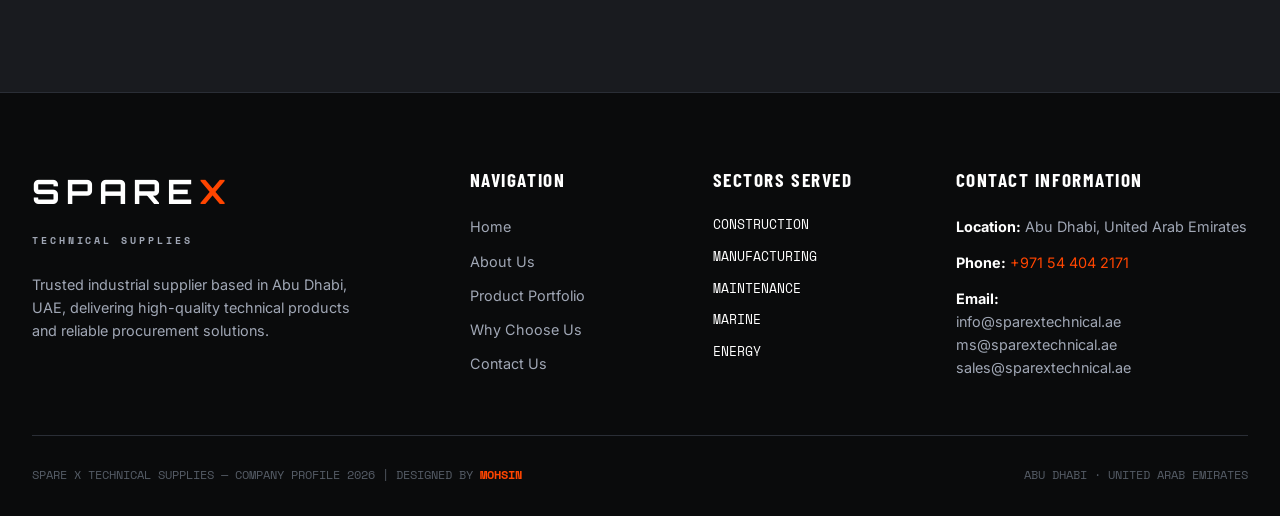
<file: contact.html>
<!DOCTYPE html>
<html lang="en">
<head>
  <meta charset="UTF-8">
  <meta name="viewport" content="width=device-width, initial-scale=1.0">
  <title>Contact Us — Spare X Technical Supplies | Abu Dhabi, UAE</title>
  <link rel="icon" type="image/svg+xml" href="favicon.svg">
  <link rel="stylesheet" href="styles.css">
</head>
<body>

  <!-- Main Navigation Header -->
  <header class="site-header">
    <div class="container">
      <a href="index.html" class="brand-logo">
        <div class="brand-logo-main">SPARE<span class="x-mark">X</span></div>
        <div class="brand-logo-sub">TECHNICAL SUPPLIES</div>
      </a>

      <nav class="nav-menu" id="navMenu">
        <a href="index.html" class="nav-link">HOME</a>
        <a href="about.html" class="nav-link">ABOUT US</a>
        <a href="portfolio.html" class="nav-link">PORTFOLIO</a>
        <a href="why-us.html" class="nav-link">WHY CHOOSE US</a>
        <a href="contact.html" class="nav-link active">CONTACT US</a>
      </nav>

      <div style="display: flex; align-items: center; gap: 1rem;">
        <a href="contact.html" class="nav-cta">GET IN TOUCH</a>
        <div class="mobile-toggle" id="mobileToggle">
          <span></span><span></span><span></span>
        </div>
      </div>
    </div>
  </header>

  <!-- PAGE HEADER (Dark Technical Banner) -->
  <section class="section section-dark technical-corner technical-corner--top-left technical-corner--top-right" style="padding: 5.5rem 0 4.5rem; background-color: #0E0F11;">
    <div class="container">
      <div style="font-family: var(--font-mono); font-size: 0.8rem; color: var(--orange); letter-spacing: 0.15em; font-weight: 700; margin-bottom: 0.8rem; text-transform: uppercase;">
        DIRECT COMMUNICATION DIRECTORY
      </div>
      <h1 class="heading-xl">GET IN TOUCH</h1>
      <p class="lead-text" style="color: var(--text-gray-light); max-width: 850px;">
        Connect directly with our Abu Dhabi sales and technical support teams for RFQs, product inquiries, or regional procurement solutions.
      </p>
    </div>
  </section>

  <!-- CONTACT DETAILS & DIRECTORY SECTION (Off-White Light Canvas) -->
  <section class="section section-light">
    <div class="container">
      <div class="grid-2" style="gap: 3.5rem; align-items: stretch;">

        <!-- Left Column: Primary Contact Cards -->
        <div style="display: flex; flex-direction: column; gap: 1.5rem;">
          <div style="font-family: var(--font-mono); font-size: 0.8rem; color: var(--orange); font-weight: 700; text-transform: uppercase;">
            PRIMARY CONTACT CHANNELS
          </div>

          <!-- Phone Channel Box -->
          <div style="background-color: var(--bg-light-card); border: 1px solid var(--border-light); border-left: 4px solid var(--orange); padding: 2rem;">
            <div style="font-family: var(--font-mono); font-size: 0.75rem; color: var(--text-gray-dark); text-transform: uppercase; margin-bottom: 0.4rem; font-weight: 700;">
              DIRECT TELEPHONE LINE
            </div>
            <div style="font-family: var(--font-heading); font-size: 2.5rem; font-weight: 400; color: var(--text-dark); line-height: 1; margin-bottom: 0.5rem;">
              <a href="tel:+971544042171" style="color: var(--text-dark);">+971 54 404 2171</a>
            </div>
            <p style="font-size: 0.9rem; color: var(--text-gray-dark); line-height: 1.5;">
              Available for immediate sales support, product inquiries, and technical consultation across the UAE.
            </p>
          </div>

          <!-- Email Directory Box -->
          <div style="background-color: var(--bg-light-card); border: 1px solid var(--border-light); padding: 2rem;">
            <div style="font-family: var(--font-mono); font-size: 0.75rem; color: var(--text-gray-dark); text-transform: uppercase; margin-bottom: 1.2rem; font-weight: 700;">
              DEPARTMENTAL EMAIL DIRECTORY
            </div>
            
            <div style="display: flex; flex-direction: column; gap: 1.4rem;">
              <!-- General Info -->
              <div style="border-bottom: 1px solid var(--border-light); padding-bottom: 1rem;">
                <div style="font-family: var(--font-mono); font-size: 0.75rem; color: var(--orange); font-weight: 700; margin-bottom: 0.2rem;">GENERAL INQUIRIES & INFORMATION</div>
                <a href="mailto:info@sparextechnical.ae" style="font-family: var(--font-body); font-size: 1.15rem; font-weight: 700; color: var(--text-dark); word-break: break-word;">
                  info@sparextechnical.ae
                </a>
              </div>

              <!-- Technical Support -->
              <div style="border-bottom: 1px solid var(--border-light); padding-bottom: 1rem;">
                <div style="font-family: var(--font-mono); font-size: 0.75rem; color: var(--orange); font-weight: 700; margin-bottom: 0.2rem;">TECHNICAL & SUPPORT DEPARTMENT</div>
                <a href="mailto:ms@sparextechnical.ae" style="font-family: var(--font-body); font-size: 1.15rem; font-weight: 700; color: var(--text-dark); word-break: break-word;">
                  ms@sparextechnical.ae
                </a>
              </div>

              <!-- Sales Desk -->
              <div>
                <div style="font-family: var(--font-mono); font-size: 0.75rem; color: var(--orange); font-weight: 700; margin-bottom: 0.2rem;">PROCUREMENT & SALES DESK</div>
                <a href="mailto:sales@sparextechnical.ae" style="font-family: var(--font-body); font-size: 1.15rem; font-weight: 700; color: var(--text-dark); word-break: break-word;">
                  sales@sparextechnical.ae
                </a>
              </div>
            </div>
          </div>
        </div>

        <!-- Right Column: Procurement Action Desks & Supply Commitment -->
        <div style="display: flex; flex-direction: column; gap: 1.5rem;">
          <div style="font-family: var(--font-mono); font-size: 0.8rem; color: var(--orange); font-weight: 700; text-transform: uppercase;">
            PROCUREMENT & SUPPORT DESK
          </div>

          <!-- Sales Direct Action Card -->
          <div style="background-color: var(--bg-light-card); border: 1px solid var(--border-light); padding: 2rem;">
            <h3 class="heading-sm" style="font-size: 1.5rem; margin-bottom: 0.6rem; color: var(--text-dark);">PROCUREMENT & RFQ DESK</h3>
            <p style="color: var(--text-gray-dark); font-size: 0.95rem; line-height: 1.6; margin-bottom: 1.5rem;">
              Send your itemized bill of materials or product specifications directly to our commercial sales desk for rapid quote generation.
            </p>
            <a href="mailto:sales@sparextechnical.ae" class="btn-primary" style="width: 100%; text-align: center;">EMAIL SALES DESK</a>
          </div>

          <!-- Technical Assistance Direct Action Card -->
          <div style="background-color: var(--bg-light-card); border: 1px solid var(--border-light); padding: 2rem;">
            <h3 class="heading-sm" style="font-size: 1.5rem; margin-bottom: 0.6rem; color: var(--text-dark);">TECHNICAL & SUPPORT DESK</h3>
            <p style="color: var(--text-gray-dark); font-size: 0.95rem; line-height: 1.6; margin-bottom: 1.5rem;">
              For engineering specifications, raw material grades, or compliance documentation, reach out directly to technical support.
            </p>
            <div class="action-row-responsive">
              <a href="mailto:ms@sparextechnical.ae" class="btn-secondary-light" style="flex: 1; text-align: center;">EMAIL TECHNICAL DESK</a>
              <a href="mailto:info@sparextechnical.ae" class="btn-secondary-light" style="flex: 1; text-align: center;">GENERAL INFO</a>
            </div>
          </div>

          <!-- Operational Standards Card -->
          <div style="background-color: var(--bg-light-surface); border: 1px solid var(--border-light); padding: 1.8rem;">
            <div style="font-family: var(--font-mono); font-size: 0.75rem; color: var(--orange); font-weight: 700; text-transform: uppercase; margin-bottom: 0.4rem;">
              SUPPLY GUARANTEE
            </div>
            <p style="font-size: 0.9rem; color: var(--text-gray-dark); line-height: 1.6;">
              <strong>Timely Delivery & Quality Assurance:</strong> Every inquiry is reviewed by our experienced procurement team in Abu Dhabi to ensure products meet international standards.
            </p>
          </div>

        </div>

      </div>
    </div>
  </section>

  <!-- LOCATION BANNER (Dark Technical Theme) -->
  <section class="section section-dark-surface" style="border-bottom: none;">
    <div class="container" style="text-align: center;">
      <div style="font-family: var(--font-mono); font-size: 0.85rem; color: var(--orange); letter-spacing: 0.15em; font-weight: 700; margin-bottom: 1rem; text-transform: uppercase;">
        COMMERCIAL HEADQUARTERS
      </div>
      <h2 class="heading-xl" style="font-size: 3.5rem; margin-bottom: 1rem;">
        ABU DHABI · UNITED ARAB EMIRATES
      </h2>
      <p style="color: var(--text-gray-light); max-width: 750px; margin: 0 auto; line-height: 1.7; font-size: 1.05rem;">
        Serving key operational needs of construction, manufacturing, energy, marine, and maintenance sectors across the region.
      </p>
    </div>
  </section>

  <!-- MAIN FOOTER -->
  <footer class="site-footer">
    <div class="container">
      <div class="footer-top">
        <div>
          <div class="brand-logo-main" style="margin-bottom: 0.8rem;">SPARE<span class="x-mark">X</span></div>
          <div class="brand-logo-sub" style="margin-bottom: 1.5rem;">TECHNICAL SUPPLIES</div>
          <p style="color: var(--text-gray-light); font-size: 0.9rem; max-width: 340px; line-height: 1.6;">
            Trusted industrial supplier based in Abu Dhabi, UAE, delivering high-quality technical products and reliable procurement solutions.
          </p>
        </div>

        <div>
          <h4 class="footer-title">NAVIGATION</h4>
          <ul class="footer-links">
            <li><a href="index.html">Home</a></li>
            <li><a href="about.html">About Us</a></li>
            <li><a href="portfolio.html">Product Portfolio</a></li>
            <li><a href="why-us.html">Why Choose Us</a></li>
            <li><a href="contact.html">Contact Us</a></li>
          </ul>
        </div>

        <div>
          <h4 class="footer-title">SECTORS SERVED</h4>
          <ul class="footer-links" style="font-family: var(--font-mono); font-size: 0.8rem;">
            <li>CONSTRUCTION</li>
            <li>MANUFACTURING</li>
            <li>MAINTENANCE</li>
            <li>MARINE</li>
            <li>ENERGY</li>
          </ul>
        </div>

        <div>
          <h4 class="footer-title">CONTACT INFORMATION</h4>
          <div style="display: flex; flex-direction: column; gap: 0.8rem; font-size: 0.9rem; color: var(--text-gray-light);">
            <p><strong style="color: var(--text-white);">Location:</strong> Abu Dhabi, United Arab Emirates</p>
            <p><strong style="color: var(--text-white);">Phone:</strong> <a href="tel:+971544042171" style="color: var(--orange);">+971 54 404 2171</a></p>
            <p><strong style="color: var(--text-white);">Email:</strong><br>
              <a href="mailto:info@sparextechnical.ae">info@sparextechnical.ae</a><br>
              <a href="mailto:ms@sparextechnical.ae">ms@sparextechnical.ae</a><br>
              <a href="mailto:sales@sparextechnical.ae">sales@sparextechnical.ae</a>
            </p>
          </div>
        </div>
      </div>

      <div class="footer-bottom">
        <div>SPARE X TECHNICAL SUPPLIES — COMPANY PROFILE 2026 | Designed by <a href="https://wa.me/923014365045?text=I%20am%20coming%20from%20Sparex%20website%2C%20I%20need%20to..." target="_blank" style="color: var(--orange); font-weight: 700;">Mohsin</a></div>
        <div>ABU DHABI · UNITED ARAB EMIRATES</div>
      </div>
    </div>
  </footer>

  <script src="main.js"></script>
</body>
</html>
</file>
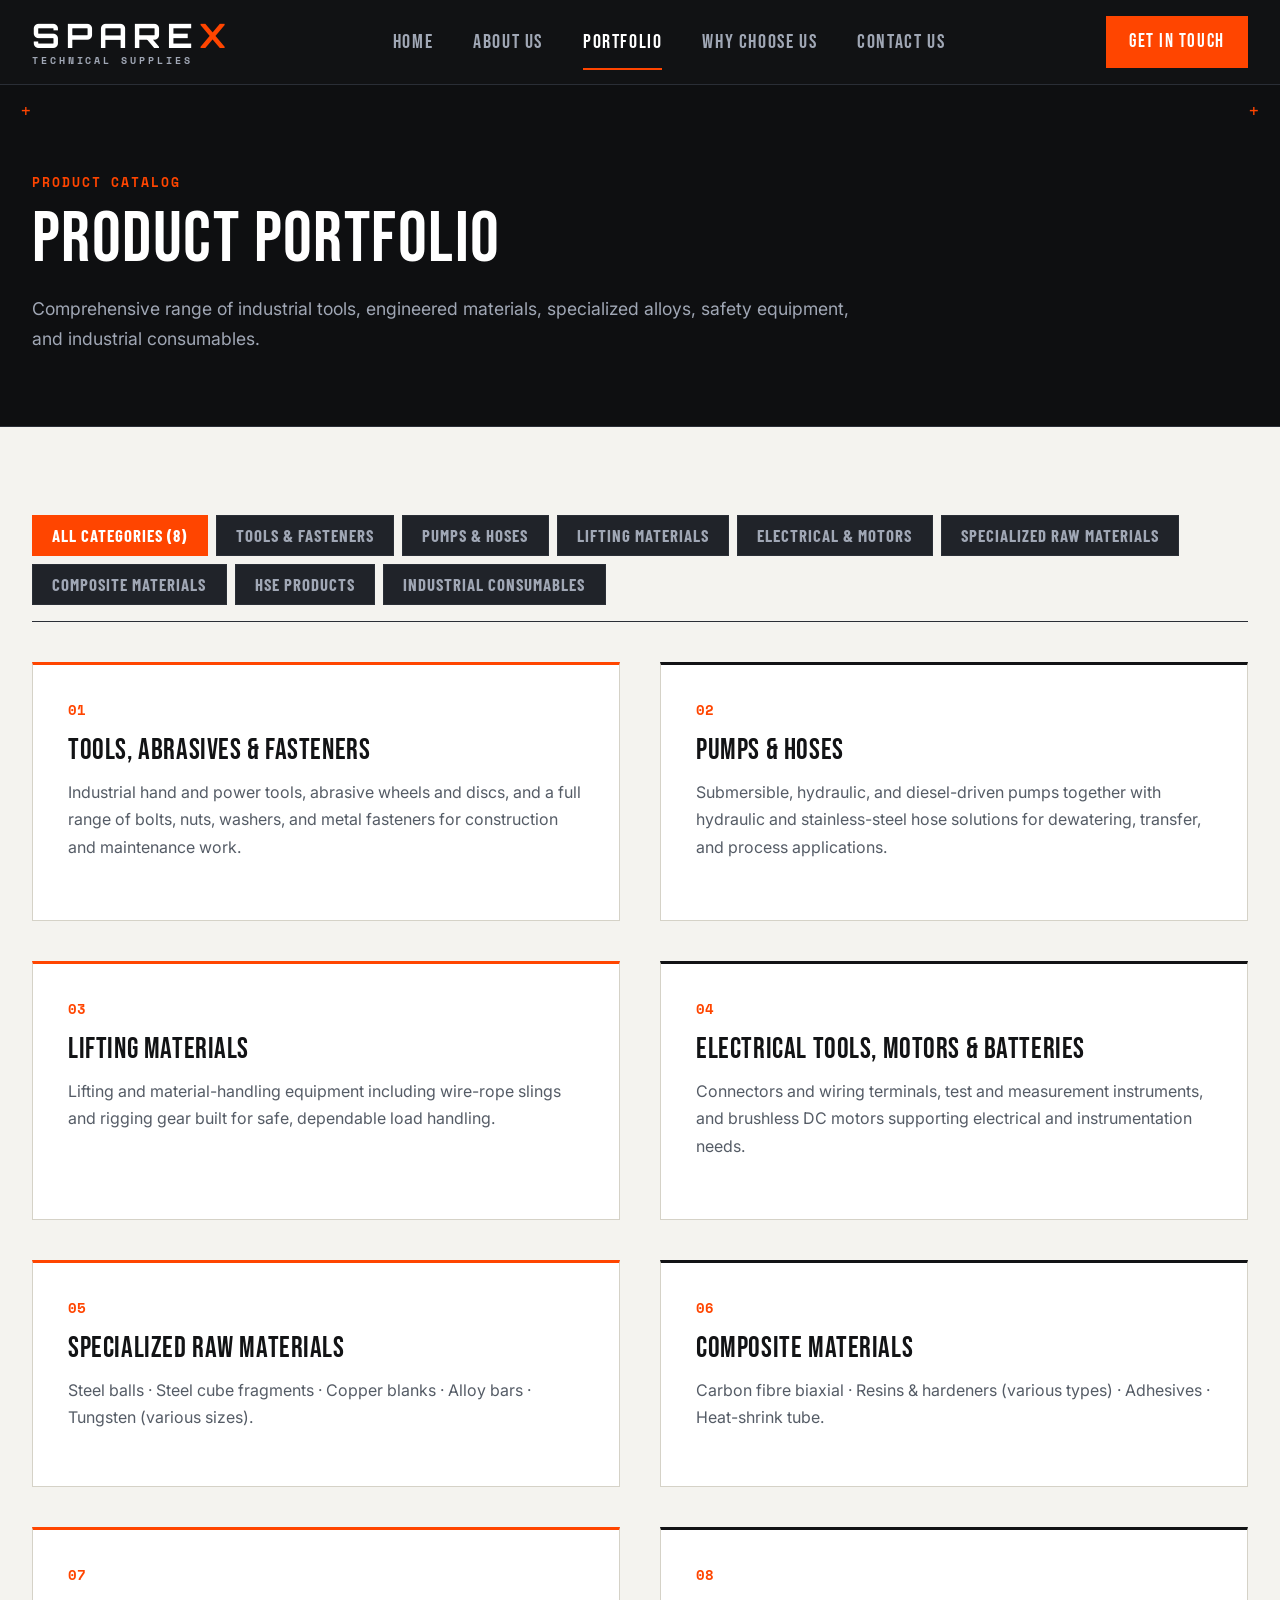
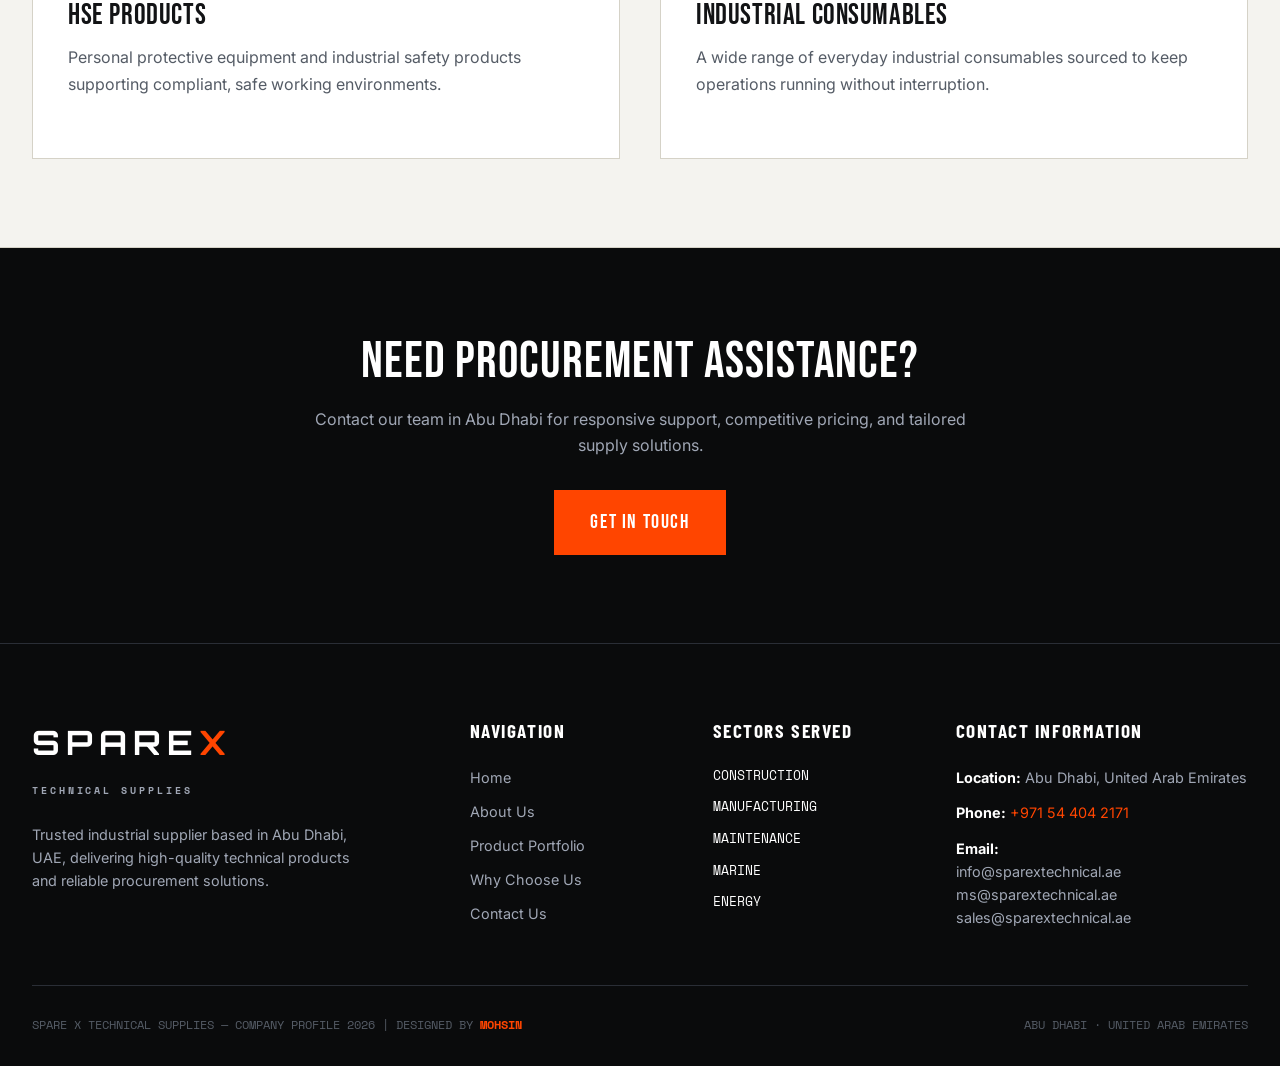
<file: portfolio.html>
<!DOCTYPE html>
<html lang="en">
<head>
  <meta charset="UTF-8">
  <meta name="viewport" content="width=device-width, initial-scale=1.0">
  <title>Product Portfolio — Spare X Technical Supplies | Abu Dhabi, UAE</title>
  <link rel="icon" type="image/svg+xml" href="favicon.svg">
  <link rel="stylesheet" href="styles.css">
</head>
<body>

  <!-- Main Navigation Header -->
  <header class="site-header">
    <div class="container">
      <a href="index.html" class="brand-logo">
        <div class="brand-logo-main">SPARE<span class="x-mark">X</span></div>
        <div class="brand-logo-sub">TECHNICAL SUPPLIES</div>
      </a>

      <nav class="nav-menu" id="navMenu">
        <a href="index.html" class="nav-link">HOME</a>
        <a href="about.html" class="nav-link">ABOUT US</a>
        <a href="portfolio.html" class="nav-link active">PORTFOLIO</a>
        <a href="why-us.html" class="nav-link">WHY CHOOSE US</a>
        <a href="contact.html" class="nav-link">CONTACT US</a>
      </nav>

      <div style="display: flex; align-items: center; gap: 1rem;">
        <a href="contact.html" class="nav-cta">GET IN TOUCH</a>
        <div class="mobile-toggle" id="mobileToggle">
          <span></span><span></span><span></span>
        </div>
      </div>
    </div>
  </header>

  <!-- PAGE HEADER (Dark Technical Banner) -->
  <section class="section section-dark technical-corner technical-corner--top-left technical-corner--top-right" style="padding: 5.5rem 0 4.5rem; background-color: #0E0F11;">
    <div class="container">
      <div style="font-family: var(--font-mono); font-size: 0.8rem; color: var(--orange); letter-spacing: 0.15em; font-weight: 700; margin-bottom: 0.8rem; text-transform: uppercase;">
        PRODUCT CATALOG
      </div>
      <h1 class="heading-xl">PRODUCT PORTFOLIO</h1>
      <p class="lead-text" style="color: var(--text-gray-light); max-width: 850px;">
        Comprehensive range of industrial tools, engineered materials, specialized alloys, safety equipment, and industrial consumables.
      </p>
    </div>
  </section>

  <!-- PORTFOLIO FILTERABLE GRID (Off-White Light Canvas - PDF page 5) -->
  <section class="section section-light">
    <div class="container">
      <!-- Interactive Category Filter Navigation -->
      <div class="tab-navigation">
        <button class="tab-btn active" data-category="all">ALL CATEGORIES (8)</button>
        <button class="tab-btn" data-category="tools">TOOLS & FASTENERS</button>
        <button class="tab-btn" data-category="pumps">PUMPS & HOSES</button>
        <button class="tab-btn" data-category="lifting">LIFTING MATERIALS</button>
        <button class="tab-btn" data-category="electrical">ELECTRICAL & MOTORS</button>
        <button class="tab-btn" data-category="raw">SPECIALIZED RAW MATERIALS</button>
        <button class="tab-btn" data-category="composites">COMPOSITE MATERIALS</button>
        <button class="tab-btn" data-category="hse">HSE PRODUCTS</button>
        <button class="tab-btn" data-category="consumables">INDUSTRIAL CONSUMABLES</button>
      </div>

      <div class="grid-2" style="gap: 2.5rem;">

        <!-- 01 TOOLS, ABRASIVES & FASTENERS -->
        <div class="card-light portfolio-card" data-category="tools" style="border-top: 3px solid var(--orange);">
          <div style="display: flex; justify-content: space-between; align-items: center; margin-bottom: 0.8rem;">
            <span style="font-family: var(--font-mono); color: var(--orange); font-weight: 700; font-size: 0.85rem;">01</span>
          </div>
          <h3 class="heading-md" style="font-size: 1.8rem; margin-bottom: 0.8rem;">TOOLS, ABRASIVES & FASTENERS</h3>
          <p style="color: var(--text-gray-dark); margin-bottom: 1.5rem; line-height: 1.7;">
            Industrial hand and power tools, abrasive wheels and discs, and a full range of bolts, nuts, washers, and metal fasteners for construction and maintenance work.
          </p>
        </div>

        <!-- 02 PUMPS & HOSES -->
        <div class="card-light portfolio-card" data-category="pumps" style="border-top: 3px solid var(--text-dark);">
          <div style="display: flex; justify-content: space-between; align-items: center; margin-bottom: 0.8rem;">
            <span style="font-family: var(--font-mono); color: var(--orange); font-weight: 700; font-size: 0.85rem;">02</span>
          </div>
          <h3 class="heading-md" style="font-size: 1.8rem; margin-bottom: 0.8rem;">PUMPS & HOSES</h3>
          <p style="color: var(--text-gray-dark); margin-bottom: 1.5rem; line-height: 1.7;">
            Submersible, hydraulic, and diesel-driven pumps together with hydraulic and stainless-steel hose solutions for dewatering, transfer, and process applications.
          </p>
        </div>

        <!-- 03 LIFTING MATERIALS -->
        <div class="card-light portfolio-card" data-category="lifting" style="border-top: 3px solid var(--orange);">
          <div style="display: flex; justify-content: space-between; align-items: center; margin-bottom: 0.8rem;">
            <span style="font-family: var(--font-mono); color: var(--orange); font-weight: 700; font-size: 0.85rem;">03</span>
          </div>
          <h3 class="heading-md" style="font-size: 1.8rem; margin-bottom: 0.8rem;">LIFTING MATERIALS</h3>
          <p style="color: var(--text-gray-dark); margin-bottom: 1.5rem; line-height: 1.7;">
            Lifting and material-handling equipment including wire-rope slings and rigging gear built for safe, dependable load handling.
          </p>
        </div>

        <!-- 04 ELECTRICAL TOOLS, MOTORS & BATTERIES -->
        <div class="card-light portfolio-card" data-category="electrical" style="border-top: 3px solid var(--text-dark);">
          <div style="display: flex; justify-content: space-between; align-items: center; margin-bottom: 0.8rem;">
            <span style="font-family: var(--font-mono); color: var(--orange); font-weight: 700; font-size: 0.85rem;">04</span>
          </div>
          <h3 class="heading-md" style="font-size: 1.8rem; margin-bottom: 0.8rem;">ELECTRICAL TOOLS, MOTORS & BATTERIES</h3>
          <p style="color: var(--text-gray-dark); margin-bottom: 1.5rem; line-height: 1.7;">
            Connectors and wiring terminals, test and measurement instruments, and brushless DC motors supporting electrical and instrumentation needs.
          </p>
        </div>

        <!-- 05 SPECIALIZED RAW MATERIALS -->
        <div class="card-light portfolio-card" data-category="raw" style="border-top: 3px solid var(--orange);">
          <div style="display: flex; justify-content: space-between; align-items: center; margin-bottom: 0.8rem;">
            <span style="font-family: var(--font-mono); color: var(--orange); font-weight: 700; font-size: 0.85rem;">05</span>
          </div>
          <h3 class="heading-md" style="font-size: 1.8rem; margin-bottom: 0.8rem;">SPECIALIZED RAW MATERIALS</h3>
          <p style="color: var(--text-gray-dark); margin-bottom: 1.2rem; line-height: 1.7;">
            Steel balls · Steel cube fragments · Copper blanks · Alloy bars · Tungsten (various sizes).
          </p>
        </div>

        <!-- 06 COMPOSITE MATERIALS -->
        <div class="card-light portfolio-card" data-category="composites" style="border-top: 3px solid var(--text-dark);">
          <div style="display: flex; justify-content: space-between; align-items: center; margin-bottom: 0.8rem;">
            <span style="font-family: var(--font-mono); color: var(--orange); font-weight: 700; font-size: 0.85rem;">06</span>
          </div>
          <h3 class="heading-md" style="font-size: 1.8rem; margin-bottom: 0.8rem;">COMPOSITE MATERIALS</h3>
          <p style="color: var(--text-gray-dark); margin-bottom: 1.2rem; line-height: 1.7;">
            Carbon fibre biaxial · Resins & hardeners (various types) · Adhesives · Heat-shrink tube.
          </p>
        </div>

        <!-- 07 HSE PRODUCTS -->
        <div class="card-light portfolio-card" data-category="hse" style="border-top: 3px solid var(--orange);">
          <div style="display: flex; justify-content: space-between; align-items: center; margin-bottom: 0.8rem;">
            <span style="font-family: var(--font-mono); color: var(--orange); font-weight: 700; font-size: 0.85rem;">07</span>
          </div>
          <h3 class="heading-md" style="font-size: 1.8rem; margin-bottom: 0.8rem;">HSE PRODUCTS</h3>
          <p style="color: var(--text-gray-dark); margin-bottom: 1.5rem; line-height: 1.7;">
            Personal protective equipment and industrial safety products supporting compliant, safe working environments.
          </p>
        </div>

        <!-- 08 INDUSTRIAL CONSUMABLES -->
        <div class="card-light portfolio-card" data-category="consumables" style="border-top: 3px solid var(--text-dark);">
          <div style="display: flex; justify-content: space-between; align-items: center; margin-bottom: 0.8rem;">
            <span style="font-family: var(--font-mono); color: var(--orange); font-weight: 700; font-size: 0.85rem;">08</span>
          </div>
          <h3 class="heading-md" style="font-size: 1.8rem; margin-bottom: 0.8rem;">INDUSTRIAL CONSUMABLES</h3>
          <p style="color: var(--text-gray-dark); margin-bottom: 1.5rem; line-height: 1.7;">
            A wide range of everyday industrial consumables sourced to keep operations running without interruption.
          </p>
        </div>

      </div>
    </div>
  </section>

  <!-- CTA -->
  <section class="section section-dark" style="background-color: #0A0B0C; border-bottom: none; text-align: center;">
    <div class="container">
      <h2 class="heading-lg" style="margin-bottom: 1.2rem;">NEED PROCUREMENT ASSISTANCE?</h2>
      <p style="color: var(--text-gray-light); margin-bottom: 2rem; max-width: 700px; margin-left: auto; margin-right: auto;">
        Contact our team in Abu Dhabi for responsive support, competitive pricing, and tailored supply solutions.
      </p>
      <a href="contact.html" class="btn-primary">GET IN TOUCH</a>
    </div>
  </section>

  <!-- MAIN FOOTER -->
  <footer class="site-footer">
    <div class="container">
      <div class="footer-top">
        <div>
          <div class="brand-logo-main" style="margin-bottom: 0.8rem;">SPARE<span class="x-mark">X</span></div>
          <div class="brand-logo-sub" style="margin-bottom: 1.5rem;">TECHNICAL SUPPLIES</div>
          <p style="color: var(--text-gray-light); font-size: 0.9rem; max-width: 340px; line-height: 1.6;">
            Trusted industrial supplier based in Abu Dhabi, UAE, delivering high-quality technical products and reliable procurement solutions.
          </p>
        </div>

        <div>
          <h4 class="footer-title">NAVIGATION</h4>
          <ul class="footer-links">
            <li><a href="index.html">Home</a></li>
            <li><a href="about.html">About Us</a></li>
            <li><a href="portfolio.html">Product Portfolio</a></li>
            <li><a href="why-us.html">Why Choose Us</a></li>
            <li><a href="contact.html">Contact Us</a></li>
          </ul>
        </div>

        <div>
          <h4 class="footer-title">SECTORS SERVED</h4>
          <ul class="footer-links" style="font-family: var(--font-mono); font-size: 0.8rem;">
            <li>CONSTRUCTION</li>
            <li>MANUFACTURING</li>
            <li>MAINTENANCE</li>
            <li>MARINE</li>
            <li>ENERGY</li>
          </ul>
        </div>

        <div>
          <h4 class="footer-title">CONTACT INFORMATION</h4>
          <div style="display: flex; flex-direction: column; gap: 0.8rem; font-size: 0.9rem; color: var(--text-gray-light);">
            <p><strong style="color: var(--text-white);">Location:</strong> Abu Dhabi, United Arab Emirates</p>
            <p><strong style="color: var(--text-white);">Phone:</strong> <a href="tel:+971544042171" style="color: var(--orange);">+971 54 404 2171</a></p>
            <p><strong style="color: var(--text-white);">Email:</strong><br>
              <a href="mailto:info@sparextechnical.ae">info@sparextechnical.ae</a><br>
              <a href="mailto:ms@sparextechnical.ae">ms@sparextechnical.ae</a><br>
              <a href="mailto:sales@sparextechnical.ae">sales@sparextechnical.ae</a>
            </p>
          </div>
        </div>
      </div>

      <div class="footer-bottom">
        <div>SPARE X TECHNICAL SUPPLIES — COMPANY PROFILE 2026 | Designed by <a href="https://wa.me/923014365045?text=I%20am%20coming%20from%20Sparex%20website%2C%20I%20need%20to..." target="_blank" style="color: var(--orange); font-weight: 700;">Mohsin</a></div>
        <div>ABU DHABI · UNITED ARAB EMIRATES</div>
      </div>
    </div>
  </footer>

  <script src="main.js"></script>
</body>
</html>
</file>
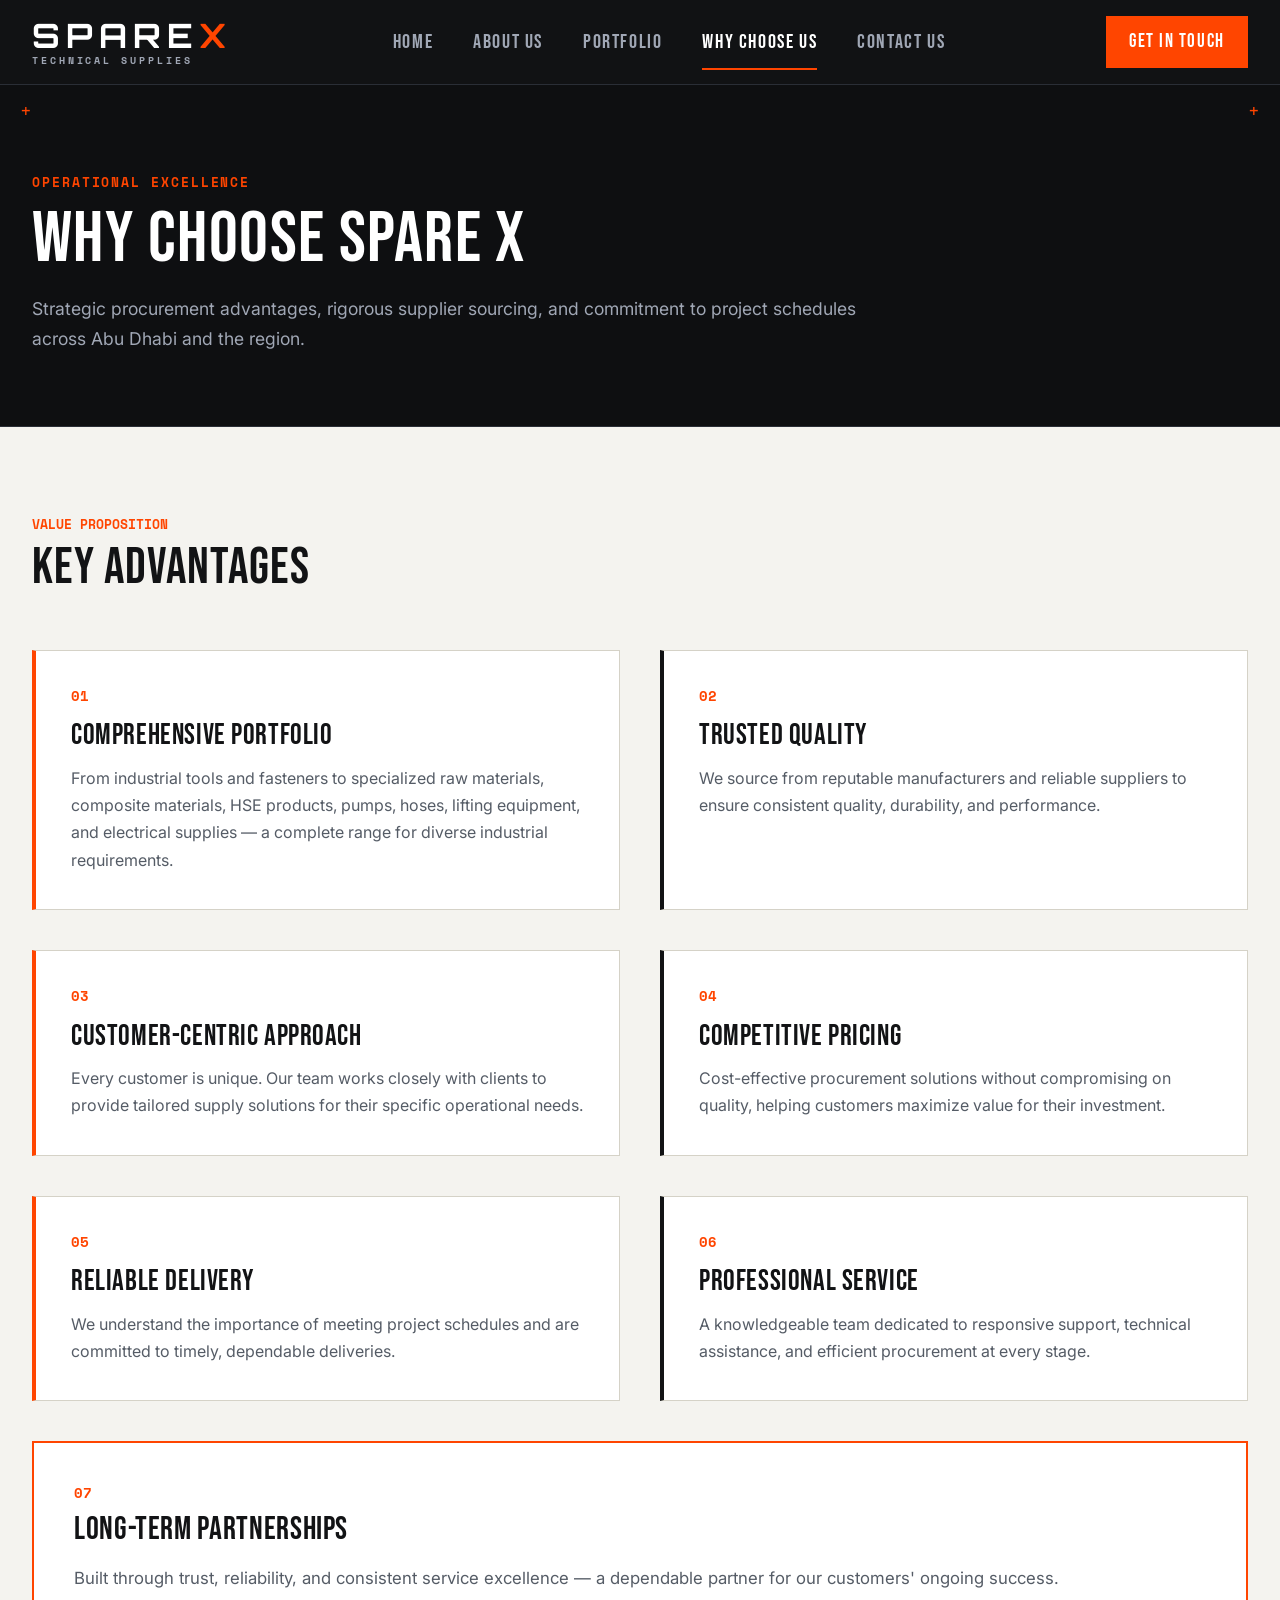
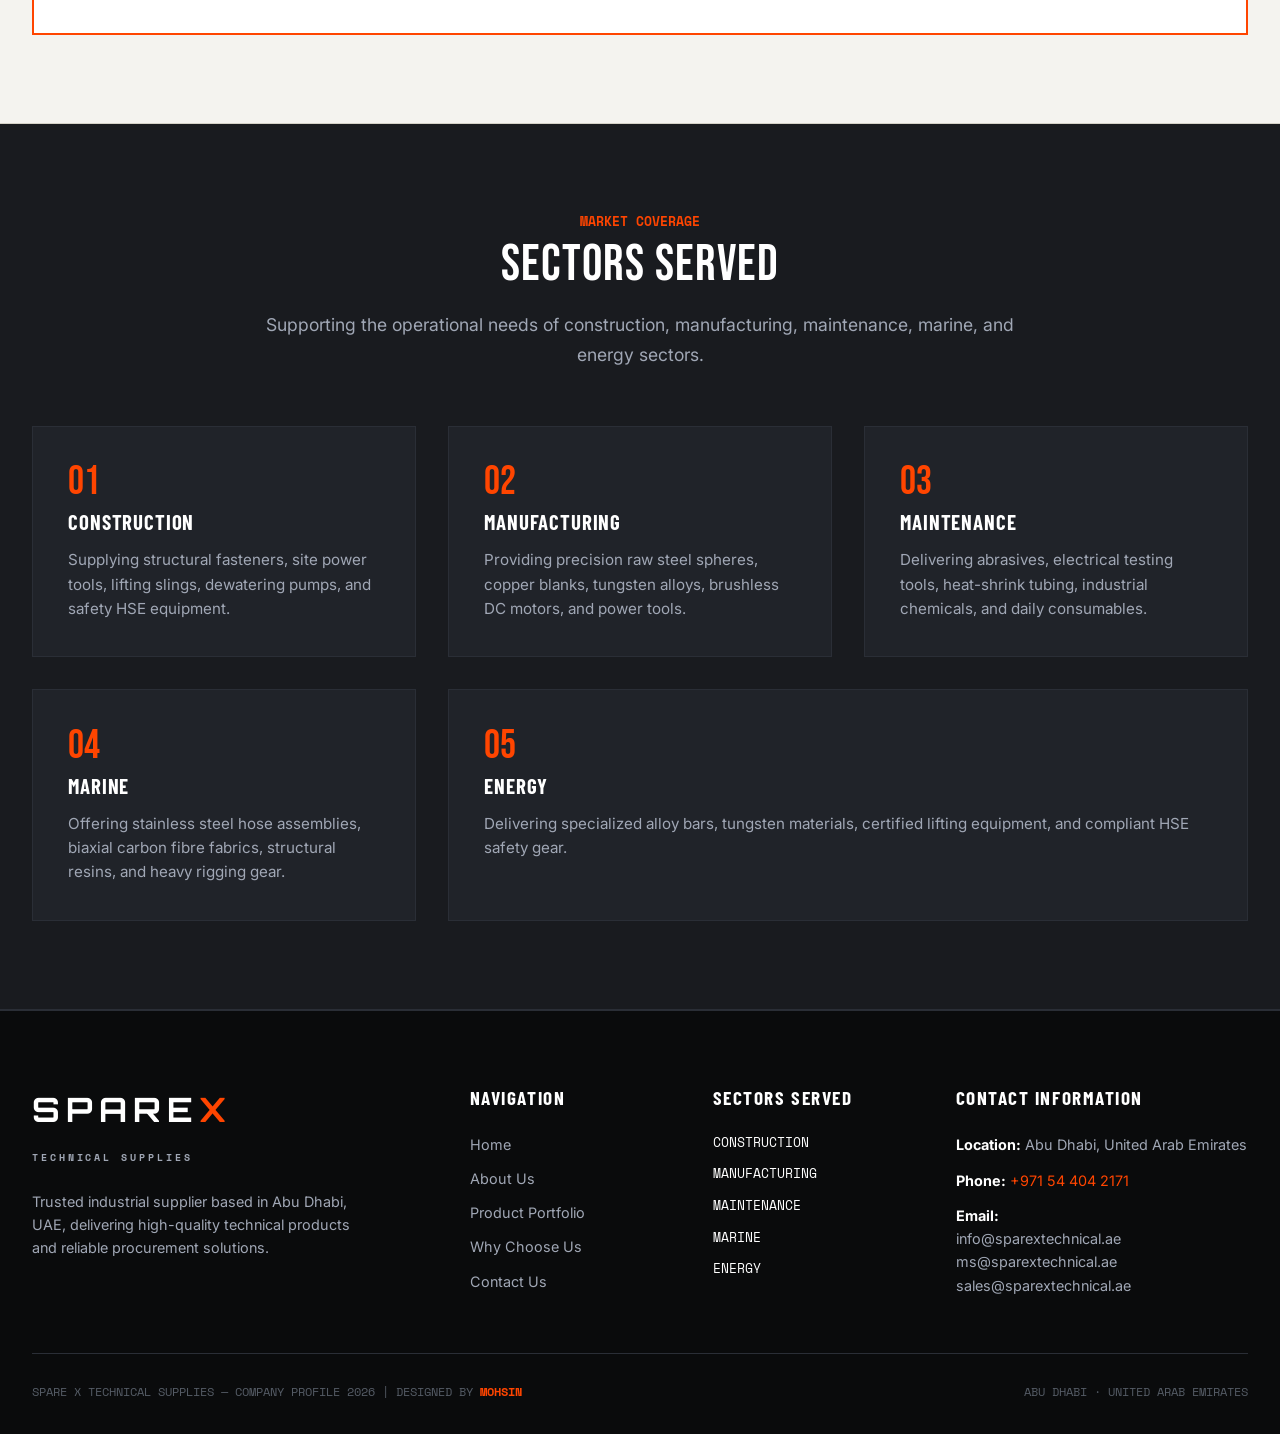
<file: why-us.html>
<!DOCTYPE html>
<html lang="en">
<head>
  <meta charset="UTF-8">
  <meta name="viewport" content="width=device-width, initial-scale=1.0">
  <title>Why Choose Spare X — Technical Procurement Advantages | Abu Dhabi, UAE</title>
  <link rel="icon" type="image/svg+xml" href="favicon.svg">
  <link rel="stylesheet" href="styles.css">
</head>
<body>

  <!-- Main Navigation Header -->
  <header class="site-header">
    <div class="container">
      <a href="index.html" class="brand-logo">
        <div class="brand-logo-main">SPARE<span class="x-mark">X</span></div>
        <div class="brand-logo-sub">TECHNICAL SUPPLIES</div>
      </a>

      <nav class="nav-menu" id="navMenu">
        <a href="index.html" class="nav-link">HOME</a>
        <a href="about.html" class="nav-link">ABOUT US</a>
        <a href="portfolio.html" class="nav-link">PORTFOLIO</a>
        <a href="why-us.html" class="nav-link active">WHY CHOOSE US</a>
        <a href="contact.html" class="nav-link">CONTACT US</a>
      </nav>

      <div style="display: flex; align-items: center; gap: 1rem;">
        <a href="contact.html" class="nav-cta">GET IN TOUCH</a>
        <div class="mobile-toggle" id="mobileToggle">
          <span></span><span></span><span></span>
        </div>
      </div>
    </div>
  </header>

  <!-- PAGE HEADER (Dark Technical Banner) -->
  <section class="section section-dark technical-corner technical-corner--top-left technical-corner--top-right" style="padding: 5.5rem 0 4.5rem; background-color: #0E0F11;">
    <div class="container">
      <div style="font-family: var(--font-mono); font-size: 0.8rem; color: var(--orange); letter-spacing: 0.15em; font-weight: 700; margin-bottom: 0.8rem; text-transform: uppercase;">
        OPERATIONAL EXCELLENCE
      </div>
      <h1 class="heading-xl">WHY CHOOSE SPARE X</h1>
      <p class="lead-text" style="color: var(--text-gray-light); max-width: 850px;">
        Strategic procurement advantages, rigorous supplier sourcing, and commitment to project schedules across Abu Dhabi and the region.
      </p>
    </div>
  </section>

  <!-- 7 CORE PILLARS GRID (Off-White Light Canvas - PDF page 6) -->
  <section class="section section-light">
    <div class="container">
      <div style="margin-bottom: 3.5rem;">
        <div style="font-family: var(--font-mono); font-size: 0.8rem; color: var(--orange); font-weight: 700; text-transform: uppercase; margin-bottom: 0.4rem;">
          VALUE PROPOSITION
        </div>
        <h2 class="heading-lg">KEY ADVANTAGES</h2>
      </div>

      <div class="grid-2" style="gap: 2.5rem;">

        <!-- 01 Comprehensive Portfolio -->
        <div class="card-light" style="border-left: 4px solid var(--orange);">
          <div style="display: flex; justify-content: space-between; align-items: center; margin-bottom: 0.8rem;">
            <span style="font-family: var(--font-mono); color: var(--orange); font-weight: 700; font-size: 0.85rem;">01</span>
          </div>
          <h3 class="heading-md" style="font-size: 1.8rem; margin-bottom: 0.8rem;">COMPREHENSIVE PORTFOLIO</h3>
          <p style="color: var(--text-gray-dark); line-height: 1.7;">
            From industrial tools and fasteners to specialized raw materials, composite materials, HSE products, pumps, hoses, lifting equipment, and electrical supplies — a complete range for diverse industrial requirements.
          </p>
        </div>

        <!-- 02 Trusted Quality -->
        <div class="card-light" style="border-left: 4px solid var(--text-dark);">
          <div style="display: flex; justify-content: space-between; align-items: center; margin-bottom: 0.8rem;">
            <span style="font-family: var(--font-mono); color: var(--orange); font-weight: 700; font-size: 0.85rem;">02</span>
          </div>
          <h3 class="heading-md" style="font-size: 1.8rem; margin-bottom: 0.8rem;">TRUSTED QUALITY</h3>
          <p style="color: var(--text-gray-dark); line-height: 1.7;">
            We source from reputable manufacturers and reliable suppliers to ensure consistent quality, durability, and performance.
          </p>
        </div>

        <!-- 03 Customer-Centric Approach -->
        <div class="card-light" style="border-left: 4px solid var(--orange);">
          <div style="display: flex; justify-content: space-between; align-items: center; margin-bottom: 0.8rem;">
            <span style="font-family: var(--font-mono); color: var(--orange); font-weight: 700; font-size: 0.85rem;">03</span>
          </div>
          <h3 class="heading-md" style="font-size: 1.8rem; margin-bottom: 0.8rem;">CUSTOMER-CENTRIC APPROACH</h3>
          <p style="color: var(--text-gray-dark); line-height: 1.7;">
            Every customer is unique. Our team works closely with clients to provide tailored supply solutions for their specific operational needs.
          </p>
        </div>

        <!-- 04 Competitive Pricing -->
        <div class="card-light" style="border-left: 4px solid var(--text-dark);">
          <div style="display: flex; justify-content: space-between; align-items: center; margin-bottom: 0.8rem;">
            <span style="font-family: var(--font-mono); color: var(--orange); font-weight: 700; font-size: 0.85rem;">04</span>
          </div>
          <h3 class="heading-md" style="font-size: 1.8rem; margin-bottom: 0.8rem;">COMPETITIVE PRICING</h3>
          <p style="color: var(--text-gray-dark); line-height: 1.7;">
            Cost-effective procurement solutions without compromising on quality, helping customers maximize value for their investment.
          </p>
        </div>

        <!-- 05 Reliable Delivery -->
        <div class="card-light" style="border-left: 4px solid var(--orange);">
          <div style="display: flex; justify-content: space-between; align-items: center; margin-bottom: 0.8rem;">
            <span style="font-family: var(--font-mono); color: var(--orange); font-weight: 700; font-size: 0.85rem;">05</span>
          </div>
          <h3 class="heading-md" style="font-size: 1.8rem; margin-bottom: 0.8rem;">RELIABLE DELIVERY</h3>
          <p style="color: var(--text-gray-dark); line-height: 1.7;">
            We understand the importance of meeting project schedules and are committed to timely, dependable deliveries.
          </p>
        </div>

        <!-- 06 Professional Service -->
        <div class="card-light" style="border-left: 4px solid var(--text-dark);">
          <div style="display: flex; justify-content: space-between; align-items: center; margin-bottom: 0.8rem;">
            <span style="font-family: var(--font-mono); color: var(--orange); font-weight: 700; font-size: 0.85rem;">06</span>
          </div>
          <h3 class="heading-md" style="font-size: 1.8rem; margin-bottom: 0.8rem;">PROFESSIONAL SERVICE</h3>
          <p style="color: var(--text-gray-dark); line-height: 1.7;">
            A knowledgeable team dedicated to responsive support, technical assistance, and efficient procurement at every stage.
          </p>
        </div>

      </div>

      <!-- 07 Long-Term Partnerships -->
      <div style="margin-top: 2.5rem; background-color: var(--bg-light-card); border: 2px solid var(--orange); padding: 2.5rem;">
        <div style="font-family: var(--font-mono); color: var(--orange); font-weight: 700; font-size: 0.85rem; margin-bottom: 0.4rem;">07</div>
        <h3 class="heading-md" style="font-size: 2rem; margin-bottom: 1rem;">LONG-TERM PARTNERSHIPS</h3>
        <p style="color: var(--text-gray-dark); line-height: 1.8; font-size: 1.05rem;">
          Built through trust, reliability, and consistent service excellence — a dependable partner for our customers' ongoing success.
        </p>
      </div>
    </div>
  </section>

  <!-- SECTORS SERVED SECTION (Dark Surface Theme) -->
  <section class="section section-dark-surface">
    <div class="container">
      <div style="text-align: center; max-width: 800px; margin: 0 auto 3.5rem;">
        <div style="font-family: var(--font-mono); font-size: 0.8rem; color: var(--orange); font-weight: 700; text-transform: uppercase; margin-bottom: 0.4rem;">
          MARKET COVERAGE
        </div>
        <h2 class="heading-lg">SECTORS SERVED</h2>
        <p class="lead-text" style="color: var(--text-gray-light);">
          Supporting the operational needs of construction, manufacturing, maintenance, marine, and energy sectors.
        </p>
      </div>

      <div class="grid-3">
        <div class="card-dark">
          <div style="font-family: var(--font-heading); font-size: 2.5rem; color: var(--orange); margin-bottom: 0.2rem; line-height: 1;">01</div>
          <h3 class="heading-sm" style="color: var(--text-white); font-size: 1.3rem; margin-bottom: 0.6rem;">CONSTRUCTION</h3>
          <p style="color: var(--text-gray-light); font-size: 0.95rem; line-height: 1.6;">
            Supplying structural fasteners, site power tools, lifting slings, dewatering pumps, and safety HSE equipment.
          </p>
        </div>

        <div class="card-dark">
          <div style="font-family: var(--font-heading); font-size: 2.5rem; color: var(--orange); margin-bottom: 0.2rem; line-height: 1;">02</div>
          <h3 class="heading-sm" style="color: var(--text-white); font-size: 1.3rem; margin-bottom: 0.6rem;">MANUFACTURING</h3>
          <p style="color: var(--text-gray-light); font-size: 0.95rem; line-height: 1.6;">
            Providing precision raw steel spheres, copper blanks, tungsten alloys, brushless DC motors, and power tools.
          </p>
        </div>

        <div class="card-dark">
          <div style="font-family: var(--font-heading); font-size: 2.5rem; color: var(--orange); margin-bottom: 0.2rem; line-height: 1;">03</div>
          <h3 class="heading-sm" style="color: var(--text-white); font-size: 1.3rem; margin-bottom: 0.6rem;">MAINTENANCE</h3>
          <p style="color: var(--text-gray-light); font-size: 0.95rem; line-height: 1.6;">
            Delivering abrasives, electrical testing tools, heat-shrink tubing, industrial chemicals, and daily consumables.
          </p>
        </div>

        <div class="card-dark">
          <div style="font-family: var(--font-heading); font-size: 2.5rem; color: var(--orange); margin-bottom: 0.2rem; line-height: 1;">04</div>
          <h3 class="heading-sm" style="color: var(--text-white); font-size: 1.3rem; margin-bottom: 0.6rem;">MARINE</h3>
          <p style="color: var(--text-gray-light); font-size: 0.95rem; line-height: 1.6;">
            Offering stainless steel hose assemblies, biaxial carbon fibre fabrics, structural resins, and heavy rigging gear.
          </p>
        </div>

        <div class="card-dark grid-span-2">
          <div style="font-family: var(--font-heading); font-size: 2.5rem; color: var(--orange); margin-bottom: 0.2rem; line-height: 1;">05</div>
          <h3 class="heading-sm" style="color: var(--text-white); font-size: 1.3rem; margin-bottom: 0.6rem;">ENERGY</h3>
          <p style="color: var(--text-gray-light); font-size: 0.95rem; line-height: 1.6;">
            Delivering specialized alloy bars, tungsten materials, certified lifting equipment, and compliant HSE safety gear.
          </p>
        </div>
      </div>
    </div>
  </section>

  <!-- MAIN FOOTER -->
  <footer class="site-footer">
    <div class="container">
      <div class="footer-top">
        <div>
          <div class="brand-logo-main" style="margin-bottom: 0.8rem;">SPARE<span class="x-mark">X</span></div>
          <div class="brand-logo-sub" style="margin-bottom: 1.5rem;">TECHNICAL SUPPLIES</div>
          <p style="color: var(--text-gray-light); font-size: 0.9rem; max-width: 340px; line-height: 1.6;">
            Trusted industrial supplier based in Abu Dhabi, UAE, delivering high-quality technical products and reliable procurement solutions.
          </p>
        </div>

        <div>
          <h4 class="footer-title">NAVIGATION</h4>
          <ul class="footer-links">
            <li><a href="index.html">Home</a></li>
            <li><a href="about.html">About Us</a></li>
            <li><a href="portfolio.html">Product Portfolio</a></li>
            <li><a href="why-us.html">Why Choose Us</a></li>
            <li><a href="contact.html">Contact Us</a></li>
          </ul>
        </div>

        <div>
          <h4 class="footer-title">SECTORS SERVED</h4>
          <ul class="footer-links" style="font-family: var(--font-mono); font-size: 0.8rem;">
            <li>CONSTRUCTION</li>
            <li>MANUFACTURING</li>
            <li>MAINTENANCE</li>
            <li>MARINE</li>
            <li>ENERGY</li>
          </ul>
        </div>

        <div>
          <h4 class="footer-title">CONTACT INFORMATION</h4>
          <div style="display: flex; flex-direction: column; gap: 0.8rem; font-size: 0.9rem; color: var(--text-gray-light);">
            <p><strong style="color: var(--text-white);">Location:</strong> Abu Dhabi, United Arab Emirates</p>
            <p><strong style="color: var(--text-white);">Phone:</strong> <a href="tel:+971544042171" style="color: var(--orange);">+971 54 404 2171</a></p>
            <p><strong style="color: var(--text-white);">Email:</strong><br>
              <a href="mailto:info@sparextechnical.ae">info@sparextechnical.ae</a><br>
              <a href="mailto:ms@sparextechnical.ae">ms@sparextechnical.ae</a><br>
              <a href="mailto:sales@sparextechnical.ae">sales@sparextechnical.ae</a>
            </p>
          </div>
        </div>
      </div>

      <div class="footer-bottom">
        <div>SPARE X TECHNICAL SUPPLIES — COMPANY PROFILE 2026 | Designed by <a href="https://wa.me/923014365045?text=I%20am%20coming%20from%20Sparex%20website%2C%20I%20need%20to..." target="_blank" style="color: var(--orange); font-weight: 700;">Mohsin</a></div>
        <div>ABU DHABI · UNITED ARAB EMIRATES</div>
      </div>
    </div>
  </footer>

  <script src="main.js"></script>
</body>
</html>
</file>
<file: styles.css>
/* 
   SPARE X TECHNICAL SUPPLIES - ULTIMATE INDUSTRIAL WEB SYSTEM
   Location: Abu Dhabi, United Arab Emirates
   Design System: Architectural Swiss / High Contrast Monochrome + Safety Orange (#FF4500)
   Fonts: Technovier Regular (Logo), Bebas Neue (PDF Headings), Barlow Condensed, Inter (Clean Body)
   Optimization: Pixel-Perfect Viewport Scaled Mobile Responsiveness
   Rules: Strictly NO gradients, NO glow effects. Pure solid contrast & precision grid alignment.
*/

@import url('https://fonts.googleapis.com/css2?family=Barlow+Condensed:wght@600;700;800;900&family=Bebas+Neue&family=Chakra+Petch:wght@700&family=Inter:wght@300;400;500;600;700&family=Orbitron:wght@800;900&family=Space+Mono:wght@400;700&display=swap');

@font-face {
  font-family: 'Technovier';
  src: local('Technovier Regular'), local('Technovier-Regular'), local('Technovier');
  font-weight: 400;
  font-style: normal;
  font-display: swap;
}

:root {
  --bg-dark: #121315;
  --bg-dark-surface: #191B1F;
  --bg-dark-card: #202329;
  --bg-light: #F4F3EF;
  --bg-light-surface: #EAE8E0;
  --bg-light-card: #FFFFFF;
  
  --orange: #FF4500;
  --orange-dark: #D93B00;

  --text-white: #FFFFFF;
  --text-dark: #121315;
  --text-gray-light: #A0A7B5;
  --text-gray-dark: #555C66;
  
  --border-dark: #2A2E36;
  --border-light: #D5D2C7;
  
  --font-logo: 'Technovier', 'Technovier Regular', 'Orbitron', 'Chakra Petch', -apple-system, sans-serif;
  --font-heading: 'Bebas Neue', 'Barlow Condensed', sans-serif;
  --font-body: 'Inter', -apple-system, sans-serif;
  --font-mono: 'Space Mono', monospace;
  
  --container-width: 1280px;
  --header-height: 85px;
  --transition-fast: 0.2s cubic-bezier(0.16, 1, 0.3, 1);
  --transition-smooth: 0.35s cubic-bezier(0.16, 1, 0.3, 1);
}

/* Reset & Base Setup */
*, *::before, *::after {
  box-sizing: border-box;
  margin: 0;
  padding: 0;
}

html {
  font-size: 16px;
  scroll-behavior: smooth;
  background-color: var(--bg-dark);
  color: var(--text-white);
  font-family: var(--font-body);
  -webkit-font-smoothing: antialiased;
  -webkit-text-size-adjust: 100%;
}

body {
  overflow-x: hidden;
  line-height: 1.6;
  width: 100%;
  min-height: 100vh;
}

a {
  color: inherit;
  text-decoration: none;
  transition: color var(--transition-fast);
}

ul {
  list-style: none;
}

img, svg {
  display: block;
  max-width: 100%;
  height: auto;
}

button, input, textarea, select {
  font-family: inherit;
  font-size: inherit;
  color: inherit;
  border: none;
  outline: none;
  background: none;
}

.container {
  width: 100%;
  max-width: var(--container-width);
  margin: 0 auto;
  padding: 0 2rem;
}

/* Technical Corner Mark Decoration */
.technical-corner {
  position: relative;
}

.technical-corner::before,
.technical-corner::after {
  content: "+";
  position: absolute;
  font-family: var(--font-mono);
  font-size: 1.2rem;
  color: var(--orange);
  line-height: 1;
  pointer-events: none;
  z-index: 2;
}

.technical-corner--top-left::before { top: 16px; left: 20px; }
.technical-corner--top-right::after { top: 16px; right: 20px; }

/* Main Site Navigation Header */
.site-header {
  position: sticky;
  top: 0;
  z-index: 1000;
  background-color: rgba(18, 19, 21, 0.98);
  backdrop-filter: blur(8px);
  border-bottom: 1px solid var(--border-dark);
  height: var(--header-height);
  display: flex;
  align-items: center;
}

.site-header .container {
  display: flex;
  justify-content: space-between;
  align-items: center;
  width: 100%;
}

/* Brand Logo */
.brand-logo {
  display: flex;
  flex-direction: column;
  line-height: 1;
  flex-shrink: 0;
}

.brand-logo-main {
  font-family: 'Technovier', 'Technovier Regular', 'Orbitron', 'Chakra Petch', sans-serif;
  font-size: 2.1rem;
  font-weight: 700;
  letter-spacing: 0.18em;
  text-transform: uppercase;
  color: var(--text-white);
  display: flex;
  align-items: center;
}

.brand-logo-main .x-mark {
  color: var(--orange);
}

.brand-logo-sub {
  font-family: var(--font-mono);
  font-size: 0.65rem;
  font-weight: 700;
  letter-spacing: 0.28em;
  color: var(--text-gray-light);
  text-transform: uppercase;
  margin-top: 3px;
}

/* Nav Menu */
.nav-menu {
  display: flex;
  align-items: center;
  gap: 2.5rem;
}

.nav-link {
  font-family: var(--font-heading);
  font-size: 1.25rem;
  font-weight: 400;
  letter-spacing: 0.08em;
  text-transform: uppercase;
  color: var(--text-gray-light);
  padding: 0.5rem 0;
  position: relative;
  white-space: nowrap;
}

.nav-link:hover,
.nav-link.active {
  color: var(--text-white);
}

.nav-link.active::after {
  content: "";
  position: absolute;
  bottom: -4px;
  left: 0;
  width: 100%;
  height: 2px;
  background-color: var(--orange);
}

.nav-cta {
  display: inline-flex;
  align-items: center;
  justify-content: center;
  padding: 0.6rem 1.4rem;
  background-color: var(--orange);
  color: var(--text-white);
  font-family: var(--font-heading);
  font-size: 1.2rem;
  font-weight: 400;
  letter-spacing: 0.08em;
  text-transform: uppercase;
  border: 1px solid var(--orange);
  transition: all var(--transition-fast);
  cursor: pointer;
  white-space: nowrap;
  flex-shrink: 0;
}

.nav-cta:hover {
  background-color: var(--orange-dark);
  border-color: var(--orange-dark);
}

/* Mobile Toggle Hamburger Icon */
.mobile-toggle {
  display: none;
  flex-direction: column;
  justify-content: center;
  align-items: center;
  gap: 5px;
  cursor: pointer;
  width: 40px;
  height: 40px;
  border: 1px solid var(--border-dark);
  background-color: rgba(255, 255, 255, 0.03);
  flex-shrink: 0;
  transition: border-color var(--transition-fast);
}

.mobile-toggle:hover {
  border-color: var(--orange);
}

.mobile-toggle span {
  width: 18px;
  height: 2px;
  background-color: var(--text-white);
  transition: all var(--transition-fast);
}

/* Section Structure: Alternating Dark & Light */
.section {
  padding: 5.5rem 0;
  position: relative;
}

.section-dark {
  background-color: var(--bg-dark);
  color: var(--text-white);
  border-bottom: 1px solid var(--border-dark);
}

.section-dark-surface {
  background-color: var(--bg-dark-surface);
  color: var(--text-white);
  border-bottom: 1px solid var(--border-dark);
}

.section-light {
  background-color: var(--bg-light);
  color: var(--text-dark);
  border-bottom: 1px solid var(--border-light);
}

.section-light-surface {
  background-color: var(--bg-light-surface);
  color: var(--text-dark);
  border-bottom: 1px solid var(--border-light);
}

/* Headings */
.heading-xl {
  font-family: var(--font-heading);
  font-size: 4.5rem;
  font-weight: 400;
  line-height: 0.95;
  letter-spacing: 0.02em;
  text-transform: uppercase;
  margin-bottom: 1.2rem;
}

.heading-lg {
  font-family: var(--font-heading);
  font-size: 3.2rem;
  font-weight: 400;
  line-height: 1.02;
  letter-spacing: 0.02em;
  text-transform: uppercase;
  margin-bottom: 1.2rem;
}

.heading-md {
  font-family: var(--font-heading);
  font-size: 2rem;
  font-weight: 400;
  line-height: 1.1;
  letter-spacing: 0.02em;
  text-transform: uppercase;
  margin-bottom: 0.8rem;
}

.heading-sm {
  font-family: 'Barlow Condensed', sans-serif;
  font-size: 1.3rem;
  font-weight: 700;
  text-transform: uppercase;
  letter-spacing: 0.04em;
  margin-bottom: 0.5rem;
}

.lead-text {
  font-size: 1.1rem;
  font-weight: 400;
  line-height: 1.7;
}

.section-dark .lead-text {
  color: var(--text-gray-light);
}

.section-light .lead-text {
  color: var(--text-gray-dark);
}

/* Grids & Cards */
.grid-2 {
  display: grid;
  grid-template-columns: repeat(2, 1fr);
  gap: 2.5rem;
}

.grid-3 {
  display: grid;
  grid-template-columns: repeat(3, 1fr);
  gap: 2rem;
}

.grid-4 {
  display: grid;
  grid-template-columns: repeat(4, 1fr);
  gap: 1.5rem;
}

.grid-span-2 {
  grid-column: span 2;
}

.card-dark {
  background-color: var(--bg-dark-card);
  border: 1px solid var(--border-dark);
  padding: 2.2rem;
  transition: border-color var(--transition-fast);
}

.card-dark:hover {
  border-color: var(--orange);
}

.card-light {
  background-color: var(--bg-light-card);
  border: 1px solid var(--border-light);
  padding: 2.2rem;
  transition: border-color var(--transition-fast);
}

.card-light:hover {
  border-color: var(--orange);
}

/* Helper Class for Mini Stats Grid */
.metrics-mini-grid {
  display: grid;
  grid-template-columns: repeat(3, 1fr);
  gap: 1rem;
  text-align: center;
}

/* Buttons */
.btn-primary {
  display: inline-flex;
  align-items: center;
  justify-content: center;
  gap: 0.6rem;
  padding: 0.95rem 2.2rem;
  background-color: var(--orange);
  color: var(--text-white);
  font-family: var(--font-heading);
  font-size: 1.25rem;
  font-weight: 400;
  letter-spacing: 0.08em;
  text-transform: uppercase;
  border: 1px solid var(--orange);
  cursor: pointer;
  transition: all var(--transition-fast);
  white-space: nowrap;
}

.btn-primary:hover {
  background-color: var(--orange-dark);
  border-color: var(--orange-dark);
}

.btn-secondary-dark {
  display: inline-flex;
  align-items: center;
  justify-content: center;
  padding: 0.95rem 2.2rem;
  background-color: transparent;
  color: var(--text-white);
  font-family: var(--font-heading);
  font-size: 1.25rem;
  font-weight: 400;
  letter-spacing: 0.08em;
  text-transform: uppercase;
  border: 1px solid var(--border-dark);
  cursor: pointer;
  transition: all var(--transition-fast);
  white-space: nowrap;
}

.btn-secondary-dark:hover {
  border-color: var(--orange);
  color: var(--orange);
}

.btn-secondary-light {
  display: inline-flex;
  align-items: center;
  justify-content: center;
  padding: 0.95rem 2.2rem;
  background-color: transparent;
  color: var(--text-dark);
  font-family: var(--font-heading);
  font-size: 1.25rem;
  font-weight: 400;
  letter-spacing: 0.08em;
  text-transform: uppercase;
  border: 1px solid var(--border-light);
  cursor: pointer;
  transition: all var(--transition-fast);
  white-space: nowrap;
}

.btn-secondary-light:hover {
  border-color: var(--orange);
  color: var(--orange);
}

/* Metrics Counter Banner */
.metrics-strip {
  background-color: #0C0D0F;
  border-top: 1px solid var(--border-dark);
  border-bottom: 1px solid var(--border-dark);
  padding: 3rem 0;
}

.metrics-grid {
  display: grid;
  grid-template-columns: repeat(3, 1fr);
  gap: 2rem;
}

.metric-item {
  border-left: 2px solid var(--orange);
  padding-left: 1.5rem;
}

.metric-number {
  font-family: var(--font-heading);
  font-size: 4rem;
  line-height: 0.9;
  color: var(--text-white);
  margin-bottom: 0.3rem;
}

.metric-label {
  font-family: var(--font-mono);
  font-size: 0.8rem;
  letter-spacing: 0.12em;
  color: var(--text-gray-light);
  text-transform: uppercase;
}

/* Portfolio Tabs */
.tab-navigation {
  display: flex;
  flex-wrap: wrap;
  gap: 0.5rem;
  margin-bottom: 2.5rem;
  border-bottom: 1px solid var(--border-dark);
  padding-bottom: 1rem;
}

.tab-btn {
  font-family: 'Barlow Condensed', sans-serif;
  font-size: 1.05rem;
  font-weight: 700;
  letter-spacing: 0.06em;
  text-transform: uppercase;
  padding: 0.6rem 1.2rem;
  border: 1px solid var(--border-dark);
  background-color: var(--bg-dark-card);
  color: var(--text-gray-light);
  cursor: pointer;
  transition: all var(--transition-fast);
  white-space: nowrap;
}

.tab-btn:hover,
.tab-btn.active {
  background-color: var(--orange);
  border-color: var(--orange);
  color: var(--text-white);
}

/* Responsive Action Row Helper */
.action-row-responsive {
  display: flex;
  gap: 1rem;
}

/* Footer Architecture */
.site-footer {
  background-color: #0A0B0C;
  color: var(--text-white);
  border-top: 1px solid var(--border-dark);
  padding: 4.5rem 0 2rem;
  font-size: 0.9rem;
}

.footer-top {
  display: grid;
  grid-template-columns: 2fr 1fr 1fr 1.5fr;
  gap: 3rem;
  margin-bottom: 3.5rem;
}

.footer-title {
  font-family: 'Barlow Condensed', sans-serif;
  font-size: 1.2rem;
  font-weight: 700;
  letter-spacing: 0.08em;
  text-transform: uppercase;
  margin-bottom: 1.2rem;
  color: var(--text-white);
}

.footer-links {
  display: flex;
  flex-direction: column;
  gap: 0.7rem;
}

.footer-links a {
  color: var(--text-gray-light);
}

.footer-links a:hover {
  color: var(--orange);
}

.footer-bottom {
  border-top: 1px solid var(--border-dark);
  padding-top: 1.8rem;
  display: flex;
  justify-content: space-between;
  align-items: center;
  font-family: var(--font-mono);
  font-size: 0.75rem;
  color: var(--text-gray-dark);
  text-transform: uppercase;
}

/* Comprehensive Pixel-Level Responsive Media Queries for Mobile & Tablet */
@media (max-width: 1024px) {
  .heading-xl { font-size: 3.5rem; }
  .heading-lg { font-size: 2.5rem; }
  .grid-4 { grid-template-columns: repeat(2, 1fr); }
  .grid-3 { grid-template-columns: repeat(2, 1fr); }
  .footer-top { grid-template-columns: repeat(2, 1fr); }
}

@media (max-width: 768px) {
  .container {
    padding: 0 1.25rem !important;
  }

  .section {
    padding: 3.25rem 0 !important;
  }

  .technical-corner--top-left::before { top: 10px; left: 12px; }
  .technical-corner--top-right::after { top: 10px; right: 12px; }

  .site-header {
    height: 68px !important;
  }

  .site-header .nav-cta {
    font-size: 0.82rem !important;
    padding: 0.4rem 0.75rem !important;
    white-space: nowrap !important;
    letter-spacing: 0.04em !important;
    height: 36px !important;
    display: inline-flex !important;
    align-items: center !important;
  }

  .nav-menu {
    position: fixed;
    top: 68px;
    left: 0;
    width: 100%;
    height: calc(100vh - 68px);
    background-color: #0E0F11;
    flex-direction: column;
    align-items: flex-start;
    padding: 1.8rem 1.5rem;
    gap: 0;
    transform: translateX(-100%);
    transition: transform var(--transition-smooth);
    z-index: 999;
    overflow-y: auto;
    border-top: 1px solid var(--border-dark);
  }

  .nav-menu.active {
    transform: translateX(0);
  }

  .nav-link {
    font-size: 1.4rem !important;
    padding: 0.85rem 0 !important;
    border-bottom: 1px solid rgba(255, 255, 255, 0.05);
    width: 100%;
  }

  .mobile-toggle {
    display: flex !important;
  }

  .heading-xl { font-size: 2.5rem !important; line-height: 0.98 !important; margin-bottom: 1rem !important; }
  .heading-lg { font-size: 1.85rem !important; line-height: 1.05 !important; margin-bottom: 1rem !important; }
  .heading-md { font-size: 1.45rem !important; line-height: 1.1 !important; }
  .heading-sm { font-size: 1.18rem !important; }
  .lead-text { font-size: 0.98rem !important; line-height: 1.6 !important; }

  /* Responsive Grid Overrides */
  .grid-2, .grid-3, .grid-4 {
    grid-template-columns: 1fr !important;
    gap: 1.25rem !important;
  }

  .grid-span-2 {
    grid-column: auto / span 1 !important;
  }

  .metrics-grid {
    grid-template-columns: 1fr !important;
    gap: 1.4rem !important;
  }

  .metric-item {
    padding-left: 1.2rem !important;
    border-left-width: 3px !important;
  }

  .metric-number {
    font-size: 3.2rem !important;
  }

  .metrics-mini-grid {
    grid-template-columns: 1fr !important;
    gap: 0.75rem !important;
  }

  /* Portfolio Tabs Mobile Horizontal Scroll */
  .tab-navigation {
    flex-wrap: nowrap !important;
    overflow-x: auto !important;
    padding-bottom: 0.8rem !important;
    margin-bottom: 1.8rem !important;
    -webkit-overflow-scrolling: touch;
    scrollbar-width: none;
  }

  .tab-navigation::-webkit-scrollbar {
    display: none;
  }

  .tab-btn {
    font-size: 0.85rem !important;
    padding: 0.48rem 0.85rem !important;
    flex-shrink: 0 !important;
  }

  /* Card Padding Optimization */
  .card-dark, .card-light {
    padding: 1.35rem 1.15rem !important;
  }

  /* Action Buttons Full Width on Mobile */
  .btn-primary, .btn-secondary-dark, .btn-secondary-light {
    width: 100% !important;
    text-align: center !important;
    font-size: 1.1rem !important;
    padding: 0.85rem 1rem !important;
  }

  .action-row-responsive {
    flex-direction: column !important;
    width: 100% !important;
    gap: 0.8rem !important;
  }

  .footer-top {
    grid-template-columns: 1fr !important;
    gap: 2rem !important;
    margin-bottom: 2.2rem !important;
  }

  .footer-bottom {
    flex-direction: column !important;
    gap: 0.8rem !important;
    text-align: center !important;
    padding-top: 1.4rem !important;
  }
}

@media (max-width: 480px) {
  .container {
    padding: 0 1rem !important;
  }

  .brand-logo-main {
    font-size: 1.4rem !important;
    letter-spacing: 0.1em !important;
  }

  .brand-logo-sub {
    font-size: 0.48rem !important;
    letter-spacing: 0.16em !important;
  }

  .site-header .nav-cta {
    font-size: 0.75rem !important;
    padding: 0.35rem 0.55rem !important;
    height: 32px !important;
  }

  .heading-xl { font-size: 2.15rem !important; }
  .heading-lg { font-size: 1.65rem !important; }
}
</file>
